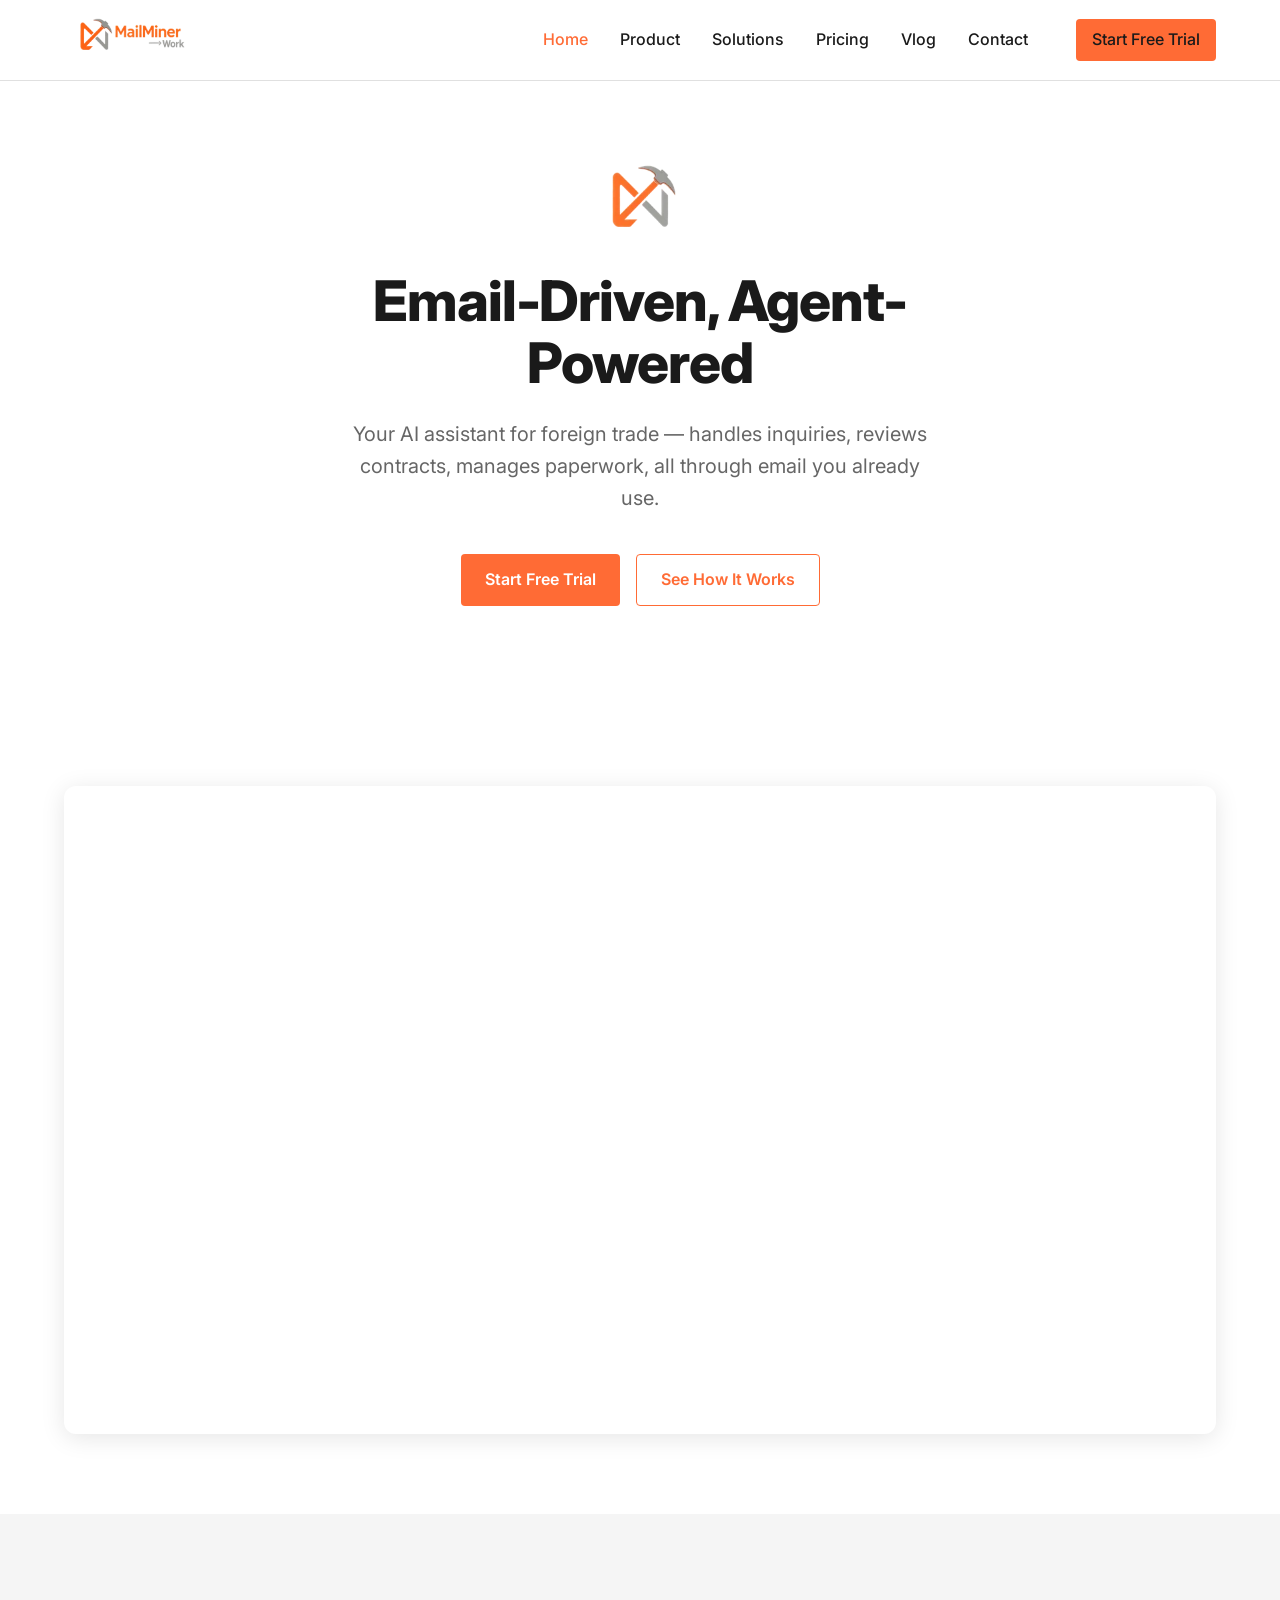
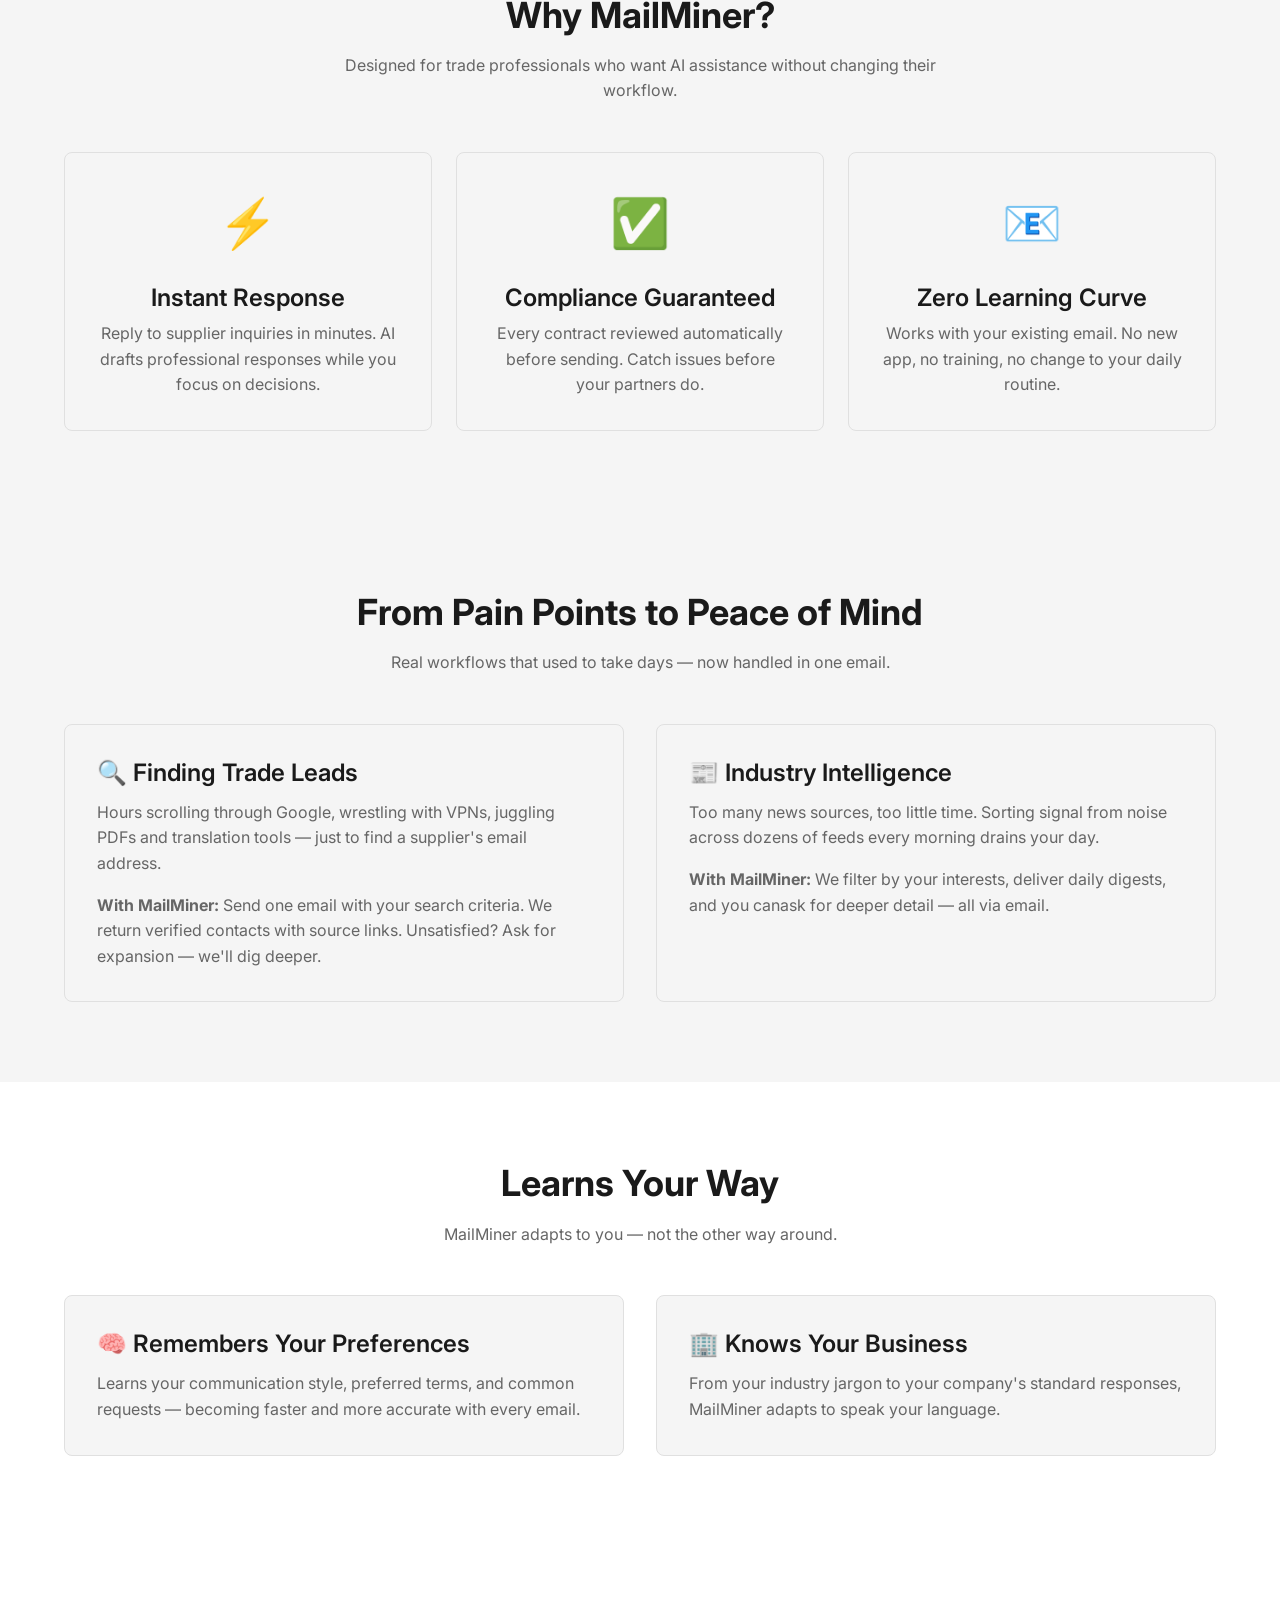
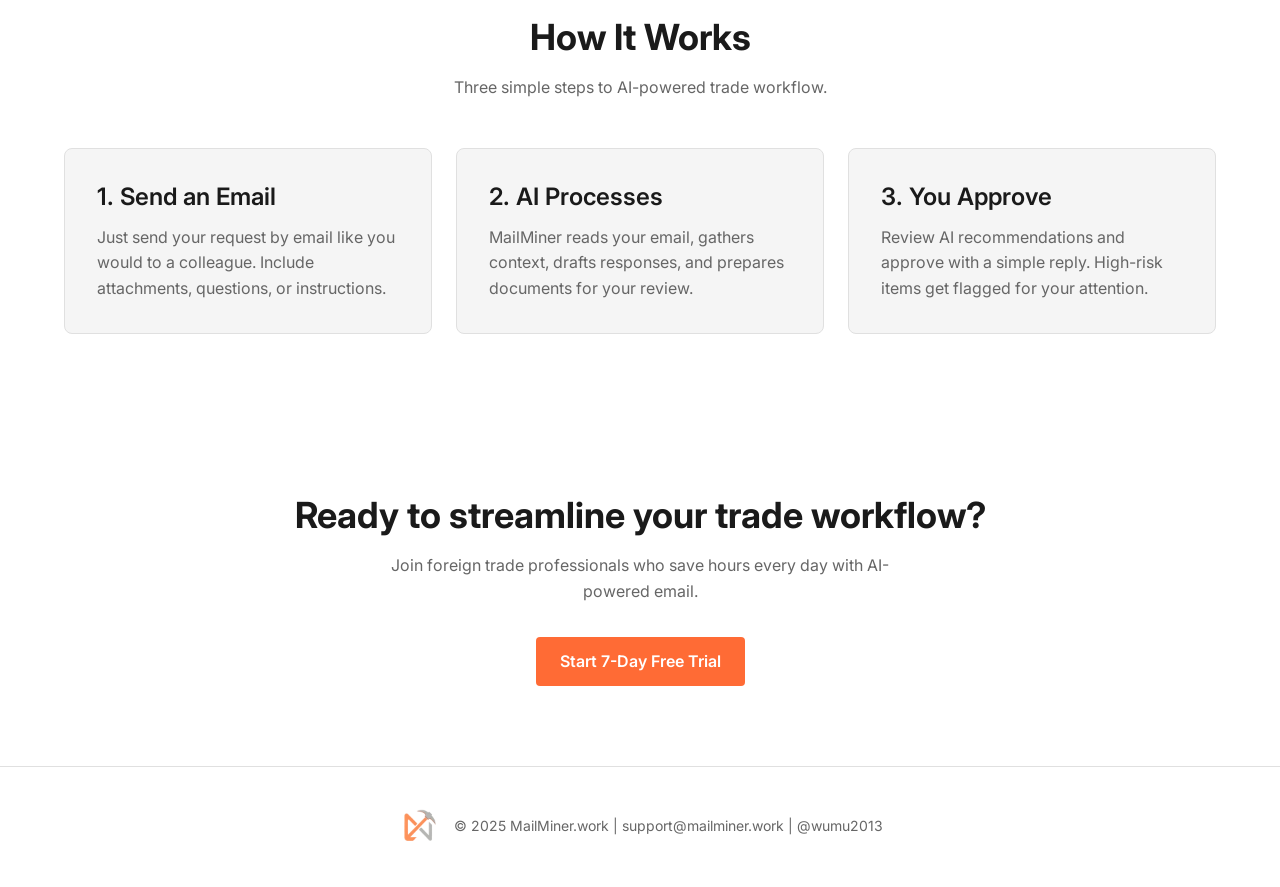
<file: index.html>
<!DOCTYPE html>
<html lang="en">
<head>
  <meta charset="UTF-8">
  <meta name="viewport" content="width=device-width, initial-scale=1.0">
  <title>MailMiner - AI-Powered Email for Global Trade</title>
  <meta name="description" content="Your AI assistant for foreign trade. Handles inquiries, reviews contracts, manages paperwork, all through email.">
  <link rel="icon" type="image/x-icon" href="/favicon.ico">
  <link rel="icon" type="image/png" href="/favicon.png">
  <link rel="stylesheet" href="assets/style.css">
  <link rel="preconnect" href="https://fonts.googleapis.com">
  <link rel="preconnect" href="https://fonts.gstatic.com" crossorigin>
  <link href="https://fonts.googleapis.com/css2?family=Inter:wght@400;500;600;700;800&display=swap" rel="stylesheet">
</head>
<body>
  <!-- Navigation -->
  <nav class="nav">
    <div class="container nav-inner">
      <a href="index.html" class="nav-logo">
        <img src="assets/logo.webp" alt="MailMiner">
      </a>
      <div class="nav-links">
        <a href="index.html" class="active">Home</a>
        <a href="product.html">Product</a>
        <a href="solutions.html">Solutions</a>
        <a href="pricing.html">Pricing</a>
        <a href="vlog.html">Vlog</a>
        <a href="contact.html">Contact</a>
        <a href="contact.html" class="btn btn-primary btn-sm nav-cta">Start Free Trial</a>
      </div>
    </div>
  </nav>

  <!-- Hero Section -->
  <section class="hero">
    <div class="container hero-content">
      <img src="assets/logo-icon.webp" alt="MailMiner" style="width: 80px; height: auto; margin-bottom: 24px; opacity: 0.9;">
      <h1>Email-Driven, Agent-Powered</h1>
      <p>Your AI assistant for foreign trade — handles inquiries, reviews contracts, manages paperwork, all through email you already use.</p>
      <div class="hero-cta">
        <a href="contact.html" class="btn btn-primary">Start Free Trial</a>
        <a href="product.html" class="btn btn-secondary">See How It Works</a>
      </div>
    </div>
  </section>

  <!-- Video Section -->
  <section class="section">
    <div class="container">
      <div class="video-wrapper">
        <iframe
          src="https://www.youtube.com/embed/nfQkexh7YFs"
          title="MailMiner Demo Video"
          frameborder="0"
          allow="accelerometer; autoplay; clipboard-write; encrypted-media; gyroscope; picture-in-picture; web-share"
          allowfullscreen>
        </iframe>
      </div>
    </div>
  </section>

  <!-- Value Props -->
  <section class="section value-props">
    <div class="container">
      <div class="section-header">
        <h2>Why MailMiner?</h2>
        <p>Designed for trade professionals who want AI assistance without changing their workflow.</p>
      </div>
      <div class="grid-3">
        <div class="card value-prop-card">
          <div class="card-icon">⚡</div>
          <h3>Instant Response</h3>
          <p>Reply to supplier inquiries in minutes. AI drafts professional responses while you focus on decisions.</p>
        </div>
        <div class="card value-prop-card">
          <div class="card-icon">✅</div>
          <h3>Compliance Guaranteed</h3>
          <p>Every contract reviewed automatically before sending. Catch issues before your partners do.</p>
        </div>
        <div class="card value-prop-card">
          <div class="card-icon">📧</div>
          <h3>Zero Learning Curve</h3>
          <p>Works with your existing email. No new app, no training, no change to your daily routine.</p>
        </div>
      </div>
    </div>
  </section>

  <!-- Pain Points -->
  <section class="section" style="background-color: var(--bg-card);">
    <div class="container">
      <div class="section-header">
        <h2>From Pain Points to Peace of Mind</h2>
        <p>Real workflows that used to take days — now handled in one email.</p>
      </div>
      <div class="grid-2" style="gap: 32px;">
        <div class="card">
          <h3>🔍 Finding Trade Leads</h3>
          <p style="color: var(--text-secondary); margin-bottom: 16px;">Hours scrolling through Google, wrestling with VPNs, juggling PDFs and translation tools — just to find a supplier's email address.</p>
          <p><strong>With MailMiner:</strong> Send one email with your search criteria. We return verified contacts with source links. Unsatisfied? Ask for expansion — we'll dig deeper.</p>
        </div>
        <div class="card">
          <h3>📰 Industry Intelligence</h3>
          <p style="color: var(--text-secondary); margin-bottom: 16px;">Too many news sources, too little time. Sorting signal from noise across dozens of feeds every morning drains your day.</p>
          <p><strong>With MailMiner:</strong> We filter by your interests, deliver daily digests, and you canask for deeper detail — all via email.</p>
        </div>
      </div>
    </div>
  </section>

  <!-- Learns Your Way -->
  <section class="section">
    <div class="container">
      <div class="section-header">
        <h2>Learns Your Way</h2>
        <p>MailMiner adapts to you — not the other way around.</p>
      </div>
      <div class="grid-2" style="gap: 32px;">
        <div class="card">
          <h3>🧠 Remembers Your Preferences</h3>
          <p>Learns your communication style, preferred terms, and common requests — becoming faster and more accurate with every email.</p>
        </div>
        <div class="card">
          <h3>🏢 Knows Your Business</h3>
          <p>From your industry jargon to your company's standard responses, MailMiner adapts to speak your language.</p>
        </div>
      </div>
    </div>
  </section>

  <!-- How It Works -->
  <section class="section">
    <div class="container">
      <div class="section-header">
        <h2>How It Works</h2>
        <p>Three simple steps to AI-powered trade workflow.</p>
      </div>
      <div class="grid-3">
        <div class="card">
          <h3>1. Send an Email</h3>
          <p>Just send your request by email like you would to a colleague. Include attachments, questions, or instructions.</p>
        </div>
        <div class="card">
          <h3>2. AI Processes</h3>
          <p>MailMiner reads your email, gathers context, drafts responses, and prepares documents for your review.</p>
        </div>
        <div class="card">
          <h3>3. You Approve</h3>
          <p>Review AI recommendations and approve with a simple reply. High-risk items get flagged for your attention.</p>
        </div>
      </div>
    </div>
  </section>

  <!-- CTA Section -->
  <section class="section" style="text-align: center;">
    <div class="container">
      <h2 style="margin-bottom: 16px;">Ready to streamline your trade workflow?</h2>
      <p style="margin-bottom: 32px; max-width: 500px; margin-left: auto; margin-right: auto;">Join foreign trade professionals who save hours every day with AI-powered email.</p>
      <a href="contact.html" class="btn btn-primary">Start 7-Day Free Trial</a>
    </div>
  </section>

  <!-- Footer -->
  <footer class="footer">
    <div class="container">
      <img src="assets/logo-icon.webp" alt="MailMiner" style="width: 40px; height: auto; opacity: 0.7; vertical-align: middle; margin-right: 12px;">
      <p style="display: inline;">© 2025 MailMiner.work | <a href="mailto:support@mailminer.work">support@mailminer.work</a> | <a href="https://x.com/wumu2013" target="_blank">@wumu2013</a></p>
    </div>
  <script>
!function(p){"use strict";!function(t){var s=window,e=document,i=p,c="".concat("https:"===e.location.protocol?"https://":"http://","sdk.51.la/js-sdk-pro.min.js"),n=e.createElement("script"),r=e.getElementsByTagName("script")[0];n.type="text/javascript",n.setAttribute("charset","UTF-8"),n.async=!0,n.src=c,n.id="LA_COLLECT",i.d=n;var o=function(){s.LA.ids.push(i)};s.LA?s.LA.ids&&o():(s.LA=p,s.LA.ids=[],o()),r.parentNode.insertBefore(n,r)}()}({id:"3Py2fVL3wqIiBLkM",ck:"3Py2fVL3wqIiBLkM"});
</script>
</body>
</html>
</file>
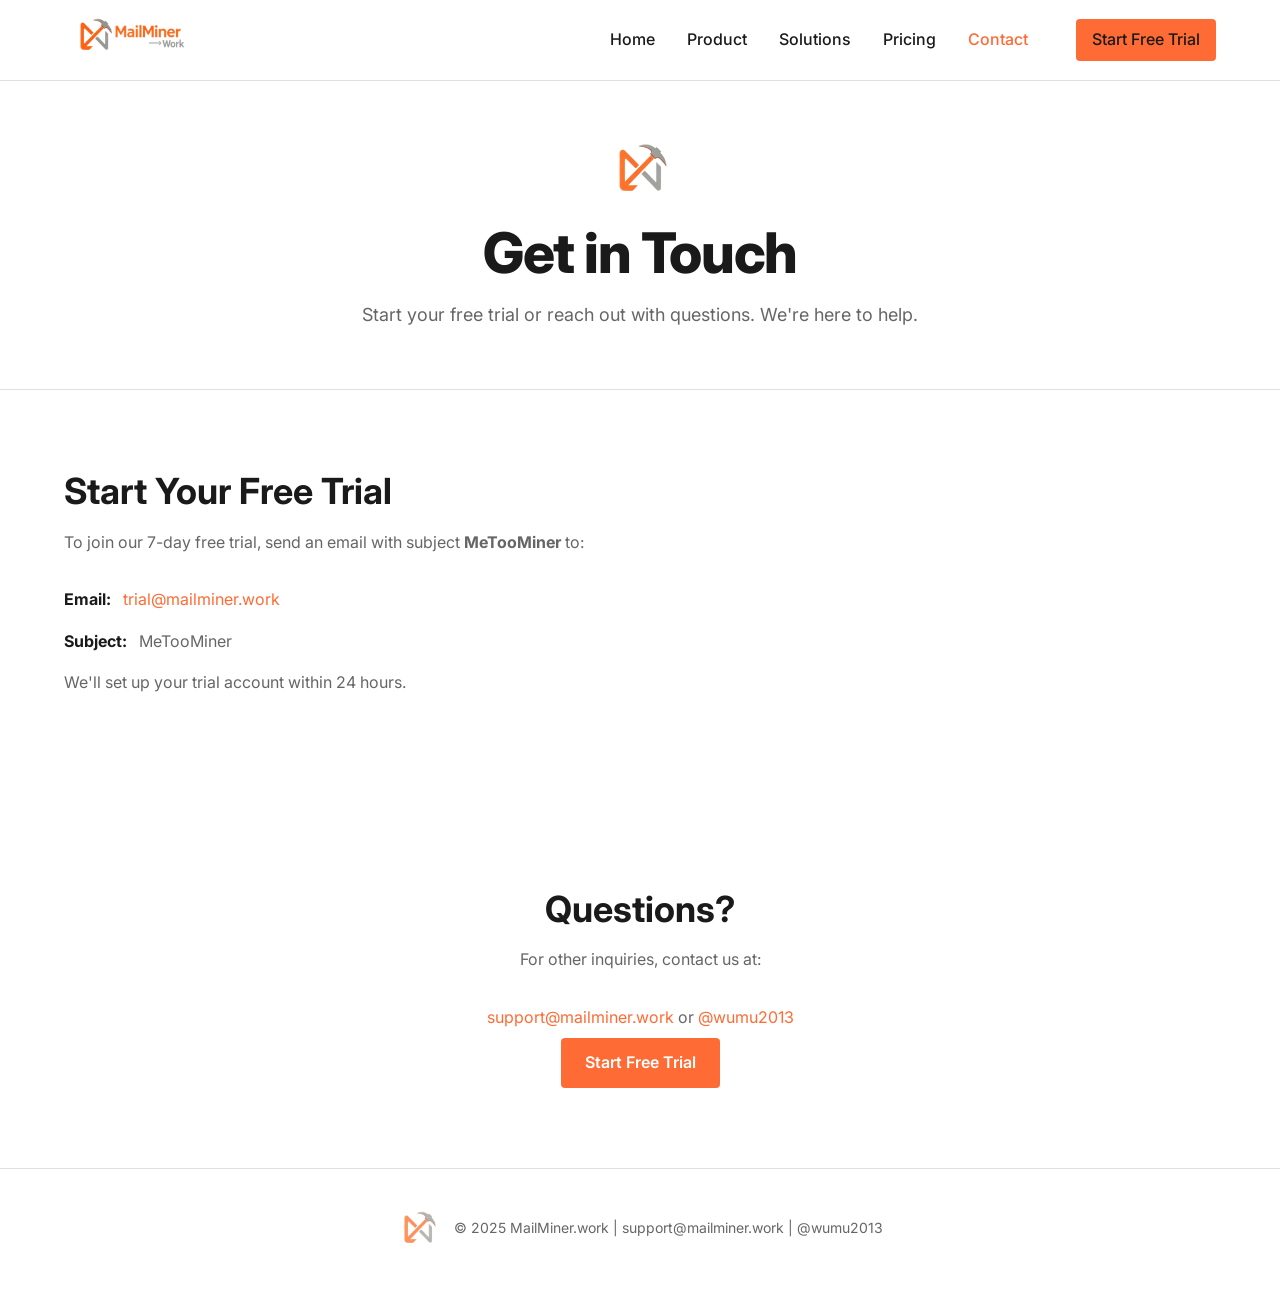
<file: contact.html>
<!DOCTYPE html>
<html lang="en">
<head>
  <meta charset="UTF-8">
  <meta name="viewport" content="width=device-width, initial-scale=1.0">
  <title>Contact - MailMiner</title>
  <meta name="description" content="Get in touch with MailMiner. Start your 7-day free trial or contact our team.">
  <link rel="icon" type="image/x-icon" href="/favicon.ico">
  <link rel="icon" type="image/png" href="/favicon.png">
  <link rel="stylesheet" href="assets/style.css">
  <link rel="preconnect" href="https://fonts.googleapis.com">
  <link rel="preconnect" href="https://fonts.gstatic.com" crossorigin>
  <link href="https://fonts.googleapis.com/css2?family=Inter:wght@400;500;600;700;800&display=swap" rel="stylesheet">
</head>
<body>
  <!-- Navigation -->
  <nav class="nav">
    <div class="container nav-inner">
      <a href="index.html" class="nav-logo">
        <img src="assets/logo.webp" alt="MailMiner">
      </a>
      <div class="nav-links">
        <a href="index.html">Home</a>
        <a href="product.html">Product</a>
        <a href="solutions.html">Solutions</a>
        <a href="pricing.html">Pricing</a>
        <a href="contact.html" class="active">Contact</a>
        <a href="contact.html" class="btn btn-primary btn-sm nav-cta">Start Free Trial</a>
      </div>
    </div>
  </nav>

  <!-- Page Header -->
  <header class="page-header">
    <div class="container">
      <img src="assets/logo-icon.webp" alt="MailMiner" style="width: 60px; height: auto; margin-bottom: 16px; opacity: 0.9;">
      <h1>Get in Touch</h1>
      <p>Start your free trial or reach out with questions. We're here to help.</p>
    </div>
  </header>

  <!-- Contact Section -->
  <section class="section">
    <div class="container">
      <div class="contact-grid">
        <!-- Contact Info -->
        <div class="contact-info">
          <h2>Start Your Free Trial</h2>
          <p>To join our 7-day free trial, send an email with subject <strong>MeTooMiner</strong> to:</p>

          <div class="contact-item">
            <strong>Email:</strong>
            <a href="mailto:trial@mailminer.work?subject=MeTooMiner">trial@mailminer.work</a>
          </div>

          <div class="contact-item">
            <strong>Subject:</strong>
            <span>MeTooMiner</span>
          </div>

          <p style="margin-top: 16px;">We'll set up your trial account within 24 hours.</p>
        </div>
      </div>
    </div>
  </section>

  <!-- CTA Section -->
  <section class="section" style="text-align: center;">
    <div class="container">
      <h2 style="margin-bottom: 16px;">Questions?</h2>
      <p style="margin-bottom: 32px;">For other inquiries, contact us at:</p>
      <p style="margin-bottom: 8px;">
        <a href="mailto:support@mailminer.work">support@mailminer.work</a>
        or
        <a href="https://x.com/wumu2013" target="_blank">@wumu2013</a>
      </p>
      <a href="mailto:trial@mailminer.work?subject=MeTooMiner" class="btn btn-primary">Start Free Trial</a>
    </div>
  </section>

  <!-- Footer -->
  <footer class="footer">
    <div class="container">
      <img src="assets/logo-icon.webp" alt="MailMiner" style="width: 40px; height: auto; opacity: 0.7; vertical-align: middle; margin-right: 12px;">
      <p style="display: inline;">© 2025 MailMiner.work | <a href="mailto:support@mailminer.work">support@mailminer.work</a> | <a href="https://x.com/wumu2013" target="_blank">@wumu2013</a></p>
    </div>
  <script>
!function(p){"use strict";!function(t){var s=window,e=document,i=p,c="".concat("https:"===e.location.protocol?"https://":"http://","sdk.51.la/js-sdk-pro.min.js"),n=e.createElement("script"),r=e.getElementsByTagName("script")[0];n.type="text/javascript",n.setAttribute("charset","UTF-8"),n.async=!0,n.src=c,n.id="LA_COLLECT",i.d=n;var o=function(){s.LA.ids.push(i)};s.LA?s.LA.ids&&o():(s.LA=p,s.LA.ids=[],o()),r.parentNode.insertBefore(n,r)}()}({id:"3Py2fVL3wqIiBLkM",ck:"3Py2fVL3wqIiBLkM"});
</script>
</body>
</html>
</file>
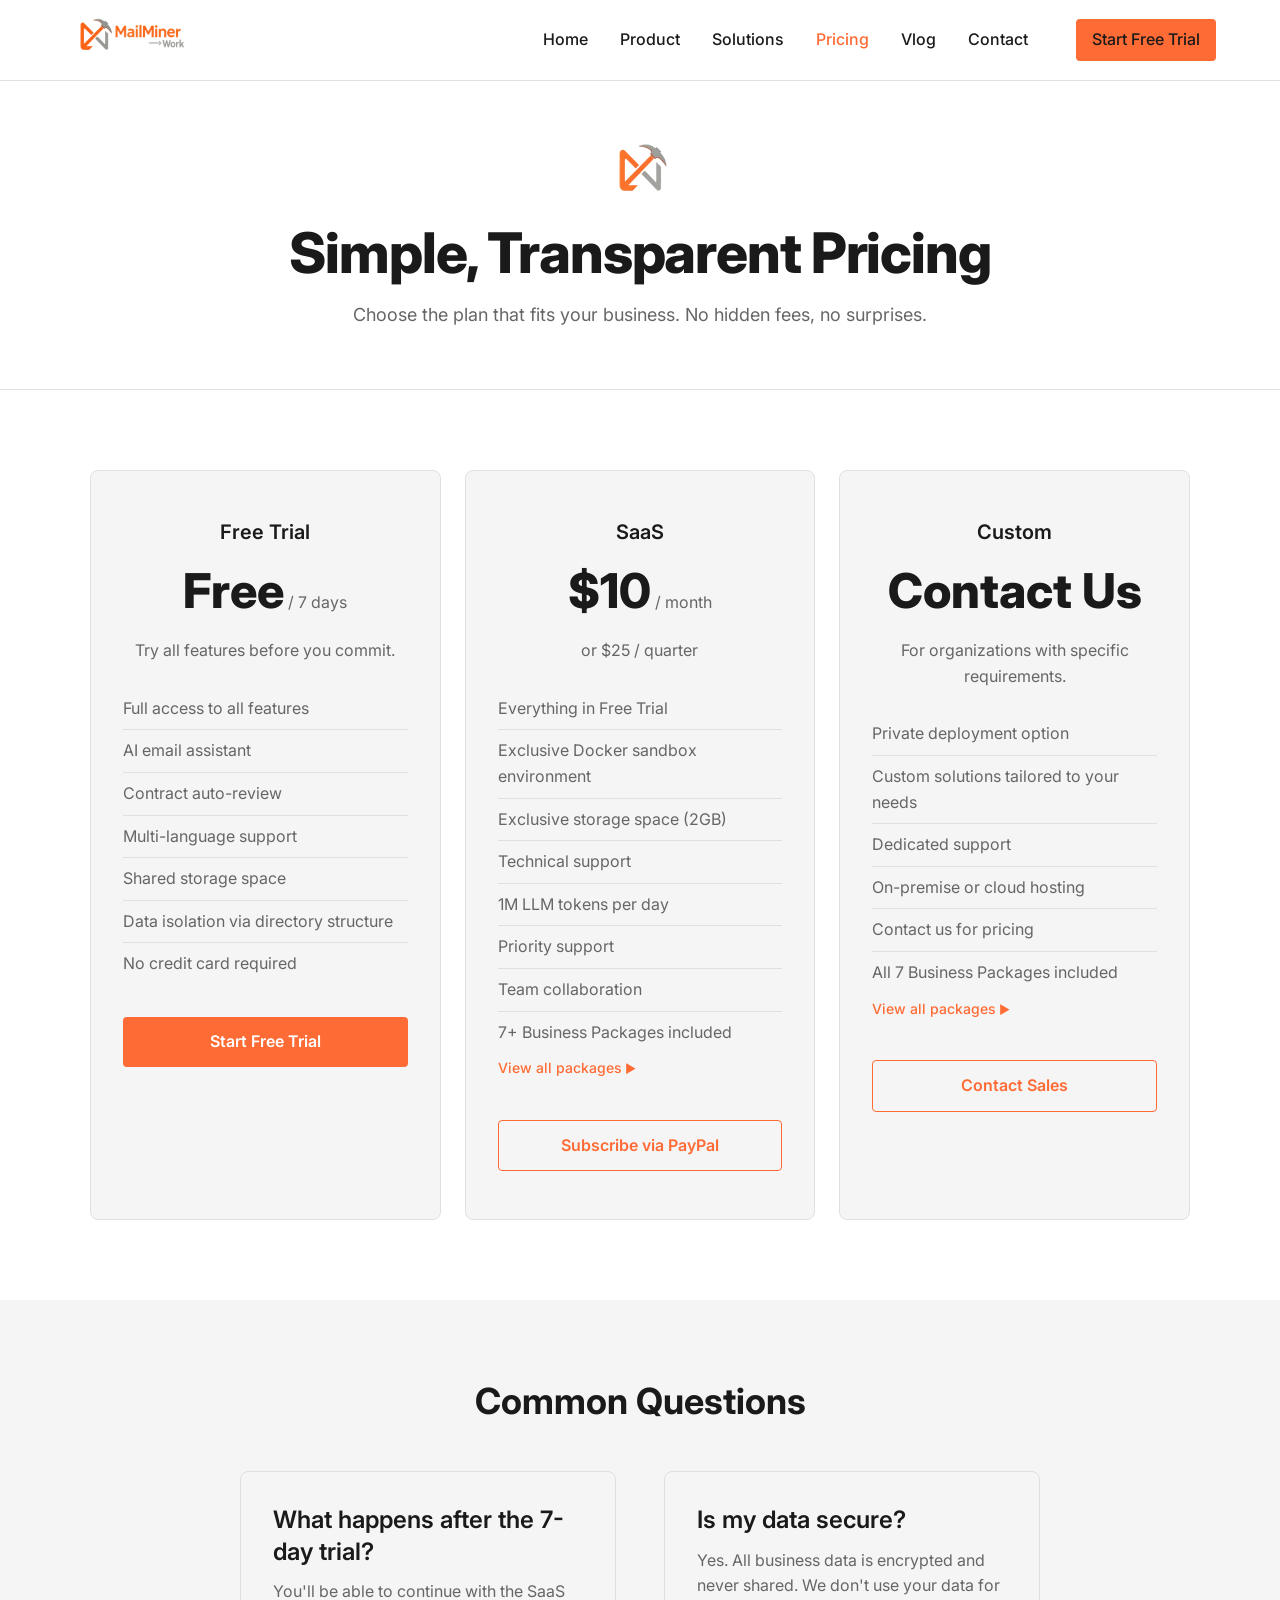
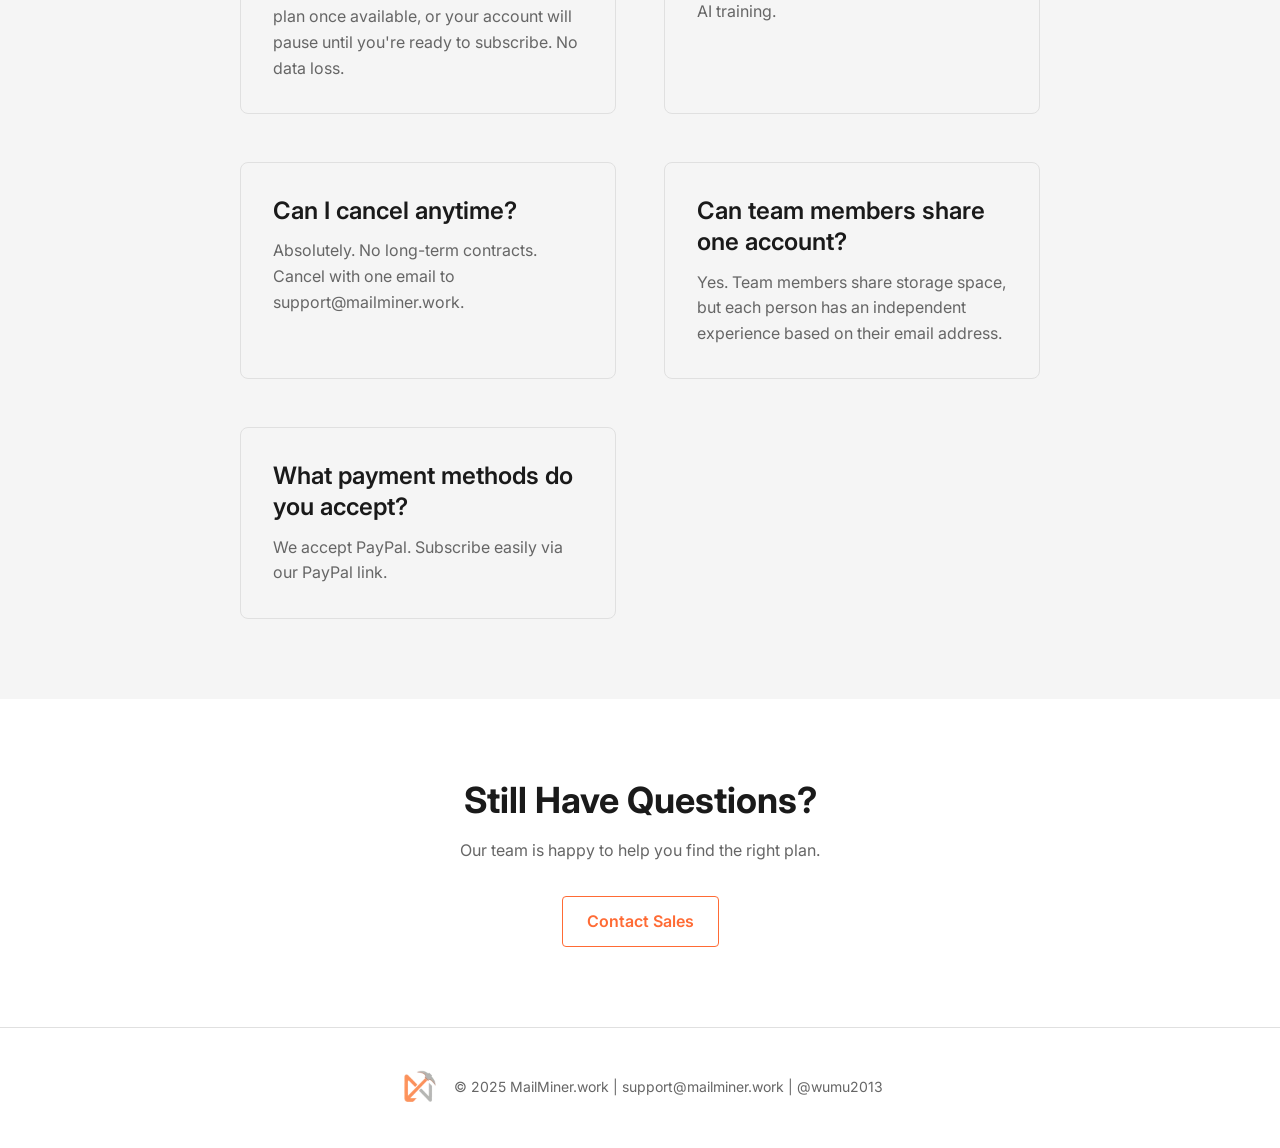
<file: pricing.html>
<!DOCTYPE html>
<html lang="en">
<head>
  <meta charset="UTF-8">
  <meta name="viewport" content="width=device-width, initial-scale=1.0">
  <title>Pricing - MailMiner</title>
  <meta name="description" content="Simple, transparent pricing for MailMiner AI-powered email for foreign trade.">
  <link rel="icon" type="image/x-icon" href="/favicon.ico">
  <link rel="icon" type="image/png" href="/favicon.png">
  <link rel="stylesheet" href="assets/style.css">
  <link rel="preconnect" href="https://fonts.googleapis.com">
  <link rel="preconnect" href="https://fonts.gstatic.com" crossorigin>
  <link href="https://fonts.googleapis.com/css2?family=Inter:wght@400;500;600;700;800&display=swap" rel="stylesheet">
</head>
<body>
  <!-- Navigation -->
  <nav class="nav">
    <div class="container nav-inner">
      <a href="index.html" class="nav-logo">
        <img src="assets/logo.webp" alt="MailMiner">
      </a>
      <div class="nav-links">
        <a href="index.html">Home</a>
        <a href="product.html">Product</a>
        <a href="solutions.html">Solutions</a>
        <a href="pricing.html" class="active">Pricing</a>
        <a href="vlog.html">Vlog</a>
        <a href="contact.html">Contact</a>
        <a href="contact.html" class="btn btn-primary btn-sm nav-cta">Start Free Trial</a>
      </div>
    </div>
  </nav>

  <!-- Page Header -->
  <header class="page-header">
    <div class="container">
      <img src="assets/logo-icon.webp" alt="MailMiner" style="width: 60px; height: auto; margin-bottom: 16px; opacity: 0.9;">
      <h1>Simple, Transparent Pricing</h1>
      <p>Choose the plan that fits your business. No hidden fees, no surprises.</p>
    </div>
  </header>

  <!-- Pricing Cards -->
  <section class="section">
    <div class="container">
      <div class="grid-3" style="max-width: 1100px; margin: 0 auto;">
        <!-- Free Trial -->
        <div class="card pricing-card">
          <h3>Free Trial</h3>
          <div class="price">Free<span> / 7 days</span></div>
          <p class="description">Try all features before you commit.</p>
          <ul>
            <li>Full access to all features</li>
            <li>AI email assistant</li>
            <li>Contract auto-review</li>
            <li>Multi-language support</li>
            <li>Shared storage space</li>
            <li>Data isolation via directory structure</li>
            <li>No credit card required</li>
          </ul>
          <a href="contact.html" class="btn btn-primary">Start Free Trial</a>
        </div>

        <!-- SaaS -->
        <div class="card pricing-card">
          <h3>SaaS</h3>
          <div class="price">$10<span> / month</span></div>
          <p class="description">or $25 / quarter</p>
          <ul>
            <li>Everything in Free Trial</li>
            <li>Exclusive Docker sandbox environment</li>
            <li>Exclusive storage space (2GB)</li>
            <li>Technical support</li>
            <li>1M LLM tokens per day</li>
            <li>Priority support</li>
            <li>Team collaboration</li>
            <li class="packages-toggle">
              7+ Business Packages included
              <details>
                <summary>View all packages</summary>
                <ul class="packages-list">
                  <li>外贸助手 (foreign-trade)</li>
                  <li>周报助手 (weekly-report)</li>
                  <li>留学申请助手 (overseas-study-apply)</li>
                  <li>海外购房助手 (overseas-property)</li>
                  <li>企业招聘助手 (hr-recruitment)</li>
                  <li>健康管家 (health-butler)</li>
                  <li>客服助手 (customer-service)</li>
                </ul>
              </details>
            </li>
          </ul>
          <a href="https://paypal.me/thefourthdream" class="btn btn-secondary">Subscribe via PayPal</a>
        </div>

        <!-- Custom -->
        <div class="card pricing-card">
          <h3>Custom</h3>
          <div class="price">Contact Us</div>
          <p class="description">For organizations with specific requirements.</p>
          <ul>
            <li>Private deployment option</li>
            <li>Custom solutions tailored to your needs</li>
            <li>Dedicated support</li>
            <li>On-premise or cloud hosting</li>
            <li>Contact us for pricing</li>
            <li class="packages-toggle">
              All 7 Business Packages included
              <details>
                <summary>View all packages</summary>
                <ul class="packages-list">
                  <li>外贸助手 (foreign-trade)</li>
                  <li>周报助手 (weekly-report)</li>
                  <li>留学申请助手 (overseas-study-apply)</li>
                  <li>海外购房助手 (overseas-property)</li>
                  <li>企业招聘助手 (hr-recruitment)</li>
                  <li>健康管家 (health-butler)</li>
                  <li>客服助手 (customer-service)</li>
                </ul>
              </details>
            </li>
          </ul>
          <a href="mailto:support@mailminer.work" class="btn btn-secondary">Contact Sales</a>
        </div>
      </div>
    </div>
  </section>

  <!-- FAQ -->
  <section class="section value-props">
    <div class="container">
      <div class="section-header">
        <h2>Common Questions</h2>
      </div>
      <div class="grid-2" style="max-width: 800px; margin: 0 auto; text-align: left;">
        <div class="card">
          <h3>What happens after the 7-day trial?</h3>
          <p>You'll be able to continue with the SaaS plan once available, or your account will pause until you're ready to subscribe. No data loss.</p>
        </div>
        <div class="card">
          <h3>Is my data secure?</h3>
          <p>Yes. All business data is encrypted and never shared. We don't use your data for AI training.</p>
        </div>
        <div class="card">
          <h3>Can I cancel anytime?</h3>
          <p>Absolutely. No long-term contracts. Cancel with one email to support@mailminer.work.</p>
        </div>
        <div class="card">
          <h3>Can team members share one account?</h3>
          <p>Yes. Team members share storage space, but each person has an independent experience based on their email address.</p>
        </div>
        <div class="card">
          <h3>What payment methods do you accept?</h3>
          <p>We accept PayPal. Subscribe easily via our PayPal link.</p>
        </div>
      </div>
    </div>
  </section>

  <!-- CTA -->
  <section class="section" style="text-align: center;">
    <div class="container">
      <h2 style="margin-bottom: 16px;">Still Have Questions?</h2>
      <p style="margin-bottom: 32px;">Our team is happy to help you find the right plan.</p>
      <a href="contact.html" class="btn btn-secondary">Contact Sales</a>
    </div>
  </section>

  <!-- Footer -->
  <footer class="footer">
    <div class="container">
      <img src="assets/logo-icon.webp" alt="MailMiner" style="width: 40px; height: auto; opacity: 0.7; vertical-align: middle; margin-right: 12px;">
      <p style="display: inline;">© 2025 MailMiner.work | <a href="mailto:support@mailminer.work">support@mailminer.work</a> | <a href="https://x.com/wumu2013" target="_blank">@wumu2013</a></p>
    </div>
  <script>
!function(p){"use strict";!function(t){var s=window,e=document,i=p,c="".concat("https:"===e.location.protocol?"https://":"http://","sdk.51.la/js-sdk-pro.min.js"),n=e.createElement("script"),r=e.getElementsByTagName("script")[0];n.type="text/javascript",n.setAttribute("charset","UTF-8"),n.async=!0,n.src=c,n.id="LA_COLLECT",i.d=n;var o=function(){s.LA.ids.push(i)};s.LA?s.LA.ids&&o():(s.LA=p,s.LA.ids=[],o()),r.parentNode.insertBefore(n,r)}()}({id:"3Py2fVL3wqIiBLkM",ck:"3Py2fVL3wqIiBLkM"});
</script>
</body>
</html>
</file>
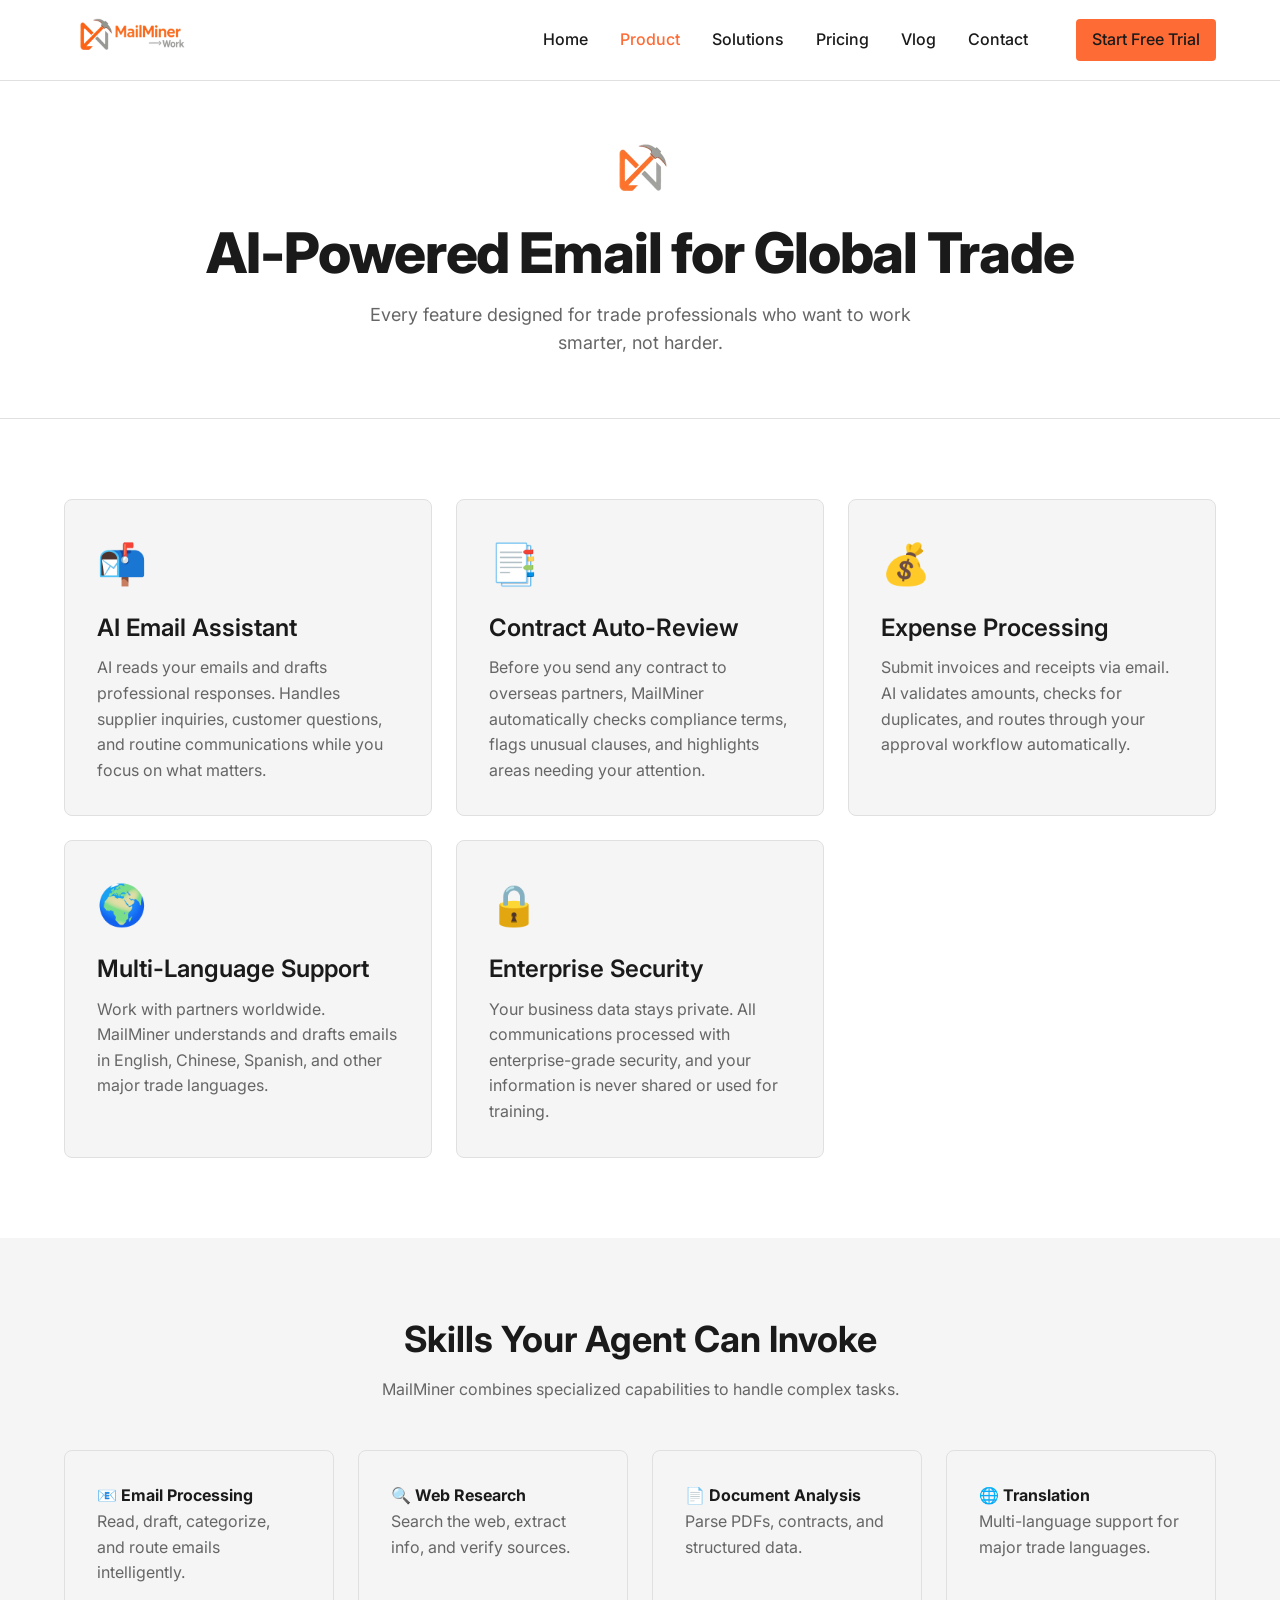
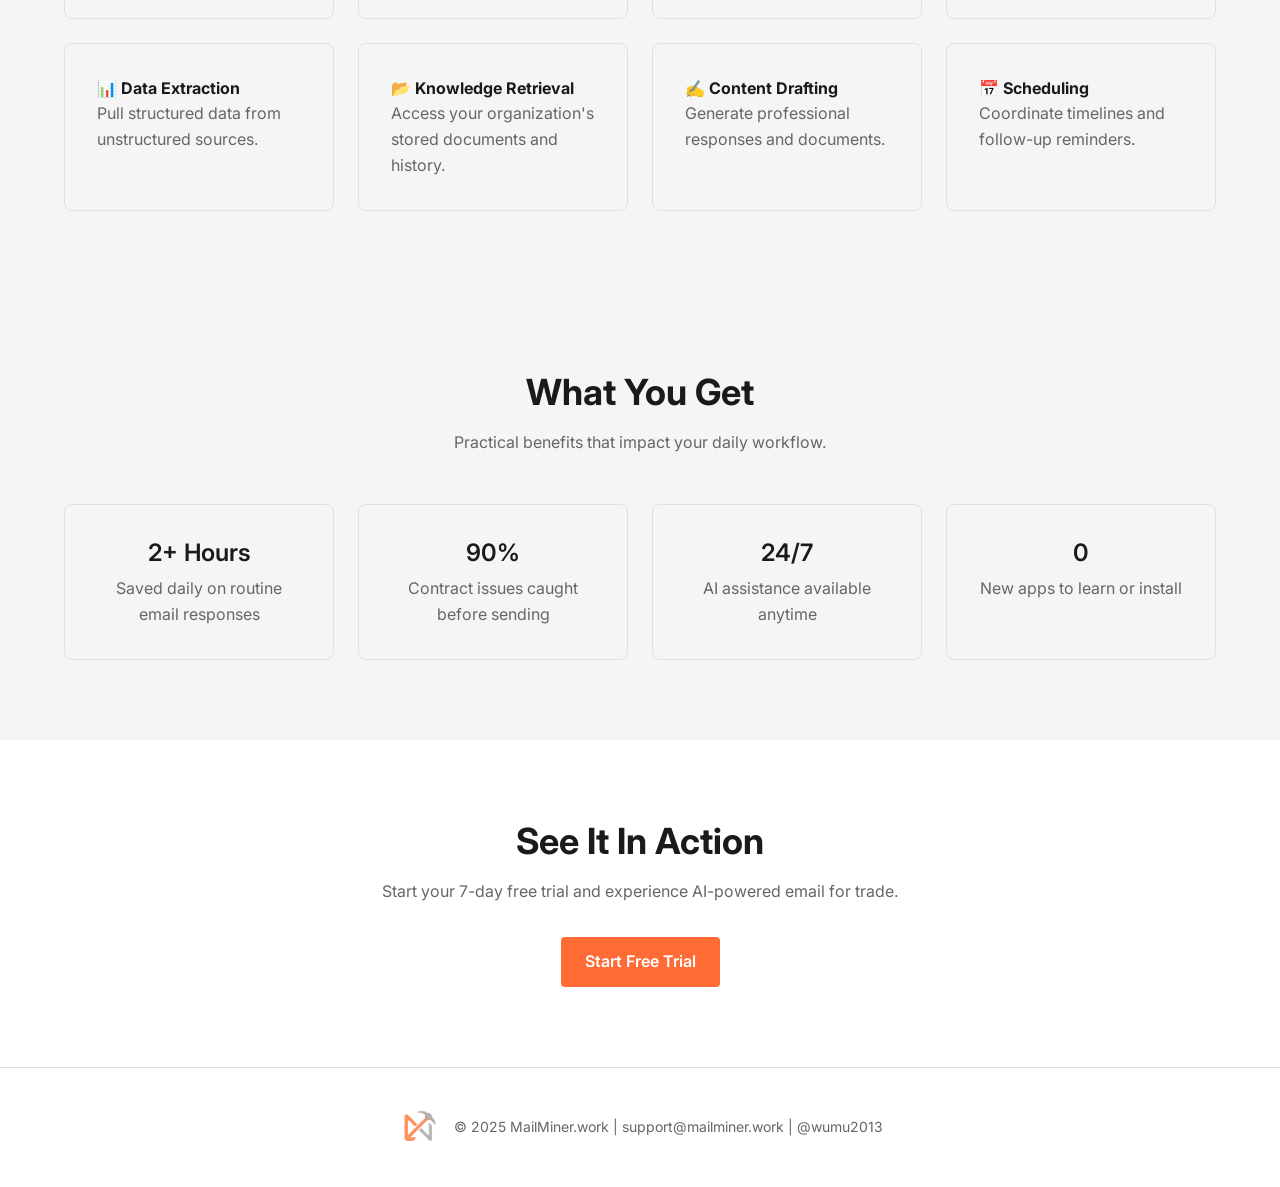
<file: product.html>
<!DOCTYPE html>
<html lang="en">
<head>
  <meta charset="UTF-8">
  <meta name="viewport" content="width=device-width, initial-scale=1.0">
  <title>Product - MailMiner</title>
  <meta name="description" content="Discover how MailMiner's AI-powered email features help foreign trade professionals work smarter.">
  <link rel="icon" type="image/x-icon" href="/favicon.ico">
  <link rel="icon" type="image/png" href="/favicon.png">
  <link rel="stylesheet" href="assets/style.css">
  <link rel="preconnect" href="https://fonts.googleapis.com">
  <link rel="preconnect" href="https://fonts.gstatic.com" crossorigin>
  <link href="https://fonts.googleapis.com/css2?family=Inter:wght@400;500;600;700;800&display=swap" rel="stylesheet">
</head>
<body>
  <!-- Navigation -->
  <nav class="nav">
    <div class="container nav-inner">
      <a href="index.html" class="nav-logo">
        <img src="assets/logo.webp" alt="MailMiner">
      </a>
      <div class="nav-links">
        <a href="index.html">Home</a>
        <a href="product.html" class="active">Product</a>
        <a href="solutions.html">Solutions</a>
        <a href="pricing.html">Pricing</a>
        <a href="vlog.html">Vlog</a>
        <a href="contact.html">Contact</a>
        <a href="contact.html" class="btn btn-primary btn-sm nav-cta">Start Free Trial</a>
      </div>
    </div>
  </nav>

  <!-- Page Header -->
  <header class="page-header">
    <div class="container">
      <img src="assets/logo-icon.webp" alt="MailMiner" style="width: 60px; height: auto; margin-bottom: 16px; opacity: 0.9;">
      <h1>AI-Powered Email for Global Trade</h1>
      <p>Every feature designed for trade professionals who want to work smarter, not harder.</p>
    </div>
  </header>

  <!-- Features -->
  <section class="section">
    <div class="container">
      <div class="grid-3">
        <div class="card">
          <div class="card-icon">📬</div>
          <h3>AI Email Assistant</h3>
          <p>AI reads your emails and drafts professional responses. Handles supplier inquiries, customer questions, and routine communications while you focus on what matters.</p>
        </div>
        <div class="card">
          <div class="card-icon">📑</div>
          <h3>Contract Auto-Review</h3>
          <p>Before you send any contract to overseas partners, MailMiner automatically checks compliance terms, flags unusual clauses, and highlights areas needing your attention.</p>
        </div>
        <div class="card">
          <div class="card-icon">💰</div>
          <h3>Expense Processing</h3>
          <p>Submit invoices and receipts via email. AI validates amounts, checks for duplicates, and routes through your approval workflow automatically.</p>
        </div>
        <div class="card">
          <div class="card-icon">🌍</div>
          <h3>Multi-Language Support</h3>
          <p>Work with partners worldwide. MailMiner understands and drafts emails in English, Chinese, Spanish, and other major trade languages.</p>
        </div>
        <div class="card">
          <div class="card-icon">🔒</div>
          <h3>Enterprise Security</h3>
          <p>Your business data stays private. All communications processed with enterprise-grade security, and your information is never shared or used for training.</p>
        </div>
      </div>
    </div>
  </section>

  <!-- Agent Skills -->
  <section class="section" style="background-color: var(--bg-card);">
    <div class="container">
      <div class="section-header">
        <h2>Skills Your Agent Can Invoke</h2>
        <p>MailMiner combines specialized capabilities to handle complex tasks.</p>
      </div>
      <div class="grid-4">
        <div class="card">
          <h4>📧 Email Processing</h4>
          <p>Read, draft, categorize, and route emails intelligently.</p>
        </div>
        <div class="card">
          <h4>🔍 Web Research</h4>
          <p>Search the web, extract info, and verify sources.</p>
        </div>
        <div class="card">
          <h4>📄 Document Analysis</h4>
          <p>Parse PDFs, contracts, and structured data.</p>
        </div>
        <div class="card">
          <h4>🌐 Translation</h4>
          <p>Multi-language support for major trade languages.</p>
        </div>
        <div class="card">
          <h4>📊 Data Extraction</h4>
          <p>Pull structured data from unstructured sources.</p>
        </div>
        <div class="card">
          <h4>📂 Knowledge Retrieval</h4>
          <p>Access your organization's stored documents and history.</p>
        </div>
        <div class="card">
          <h4>✍️ Content Drafting</h4>
          <p>Generate professional responses and documents.</p>
        </div>
        <div class="card">
          <h4>📅 Scheduling</h4>
          <p>Coordinate timelines and follow-up reminders.</p>
        </div>
      </div>
    </div>
  </section>

  <!-- Key Benefits -->
  <section class="section value-props">
    <div class="container">
      <div class="section-header">
        <h2>What You Get</h2>
        <p>Practical benefits that impact your daily workflow.</p>
      </div>
      <div class="grid-4">
        <div class="card value-prop-card">
          <h3>2+ Hours</h3>
          <p>Saved daily on routine email responses</p>
        </div>
        <div class="card value-prop-card">
          <h3>90%</h3>
          <p>Contract issues caught before sending</p>
        </div>
        <div class="card value-prop-card">
          <h3>24/7</h3>
          <p>AI assistance available anytime</p>
        </div>
        <div class="card value-prop-card">
          <h3>0</h3>
          <p>New apps to learn or install</p>
        </div>
      </div>
    </div>
  </section>

  <!-- CTA -->
  <section class="section" style="text-align: center;">
    <div class="container">
      <h2 style="margin-bottom: 16px;">See It In Action</h2>
      <p style="margin-bottom: 32px;">Start your 7-day free trial and experience AI-powered email for trade.</p>
      <a href="contact.html" class="btn btn-primary">Start Free Trial</a>
    </div>
  </section>

  <!-- Footer -->
  <footer class="footer">
    <div class="container">
      <img src="assets/logo-icon.webp" alt="MailMiner" style="width: 40px; height: auto; opacity: 0.7; vertical-align: middle; margin-right: 12px;">
      <p style="display: inline;">© 2025 MailMiner.work | <a href="mailto:support@mailminer.work">support@mailminer.work</a> | <a href="https://x.com/wumu2013" target="_blank">@wumu2013</a></p>
    </div>
  <script>
!function(p){"use strict";!function(t){var s=window,e=document,i=p,c="".concat("https:"===e.location.protocol?"https://":"http://","sdk.51.la/js-sdk-pro.min.js"),n=e.createElement("script"),r=e.getElementsByTagName("script")[0];n.type="text/javascript",n.setAttribute("charset","UTF-8"),n.async=!0,n.src=c,n.id="LA_COLLECT",i.d=n;var o=function(){s.LA.ids.push(i)};s.LA?s.LA.ids&&o():(s.LA=p,s.LA.ids=[],o()),r.parentNode.insertBefore(n,r)}()}({id:"3Py2fVL3wqIiBLkM",ck:"3Py2fVL3wqIiBLkM"});
</script>
</body>
</html>
</file>
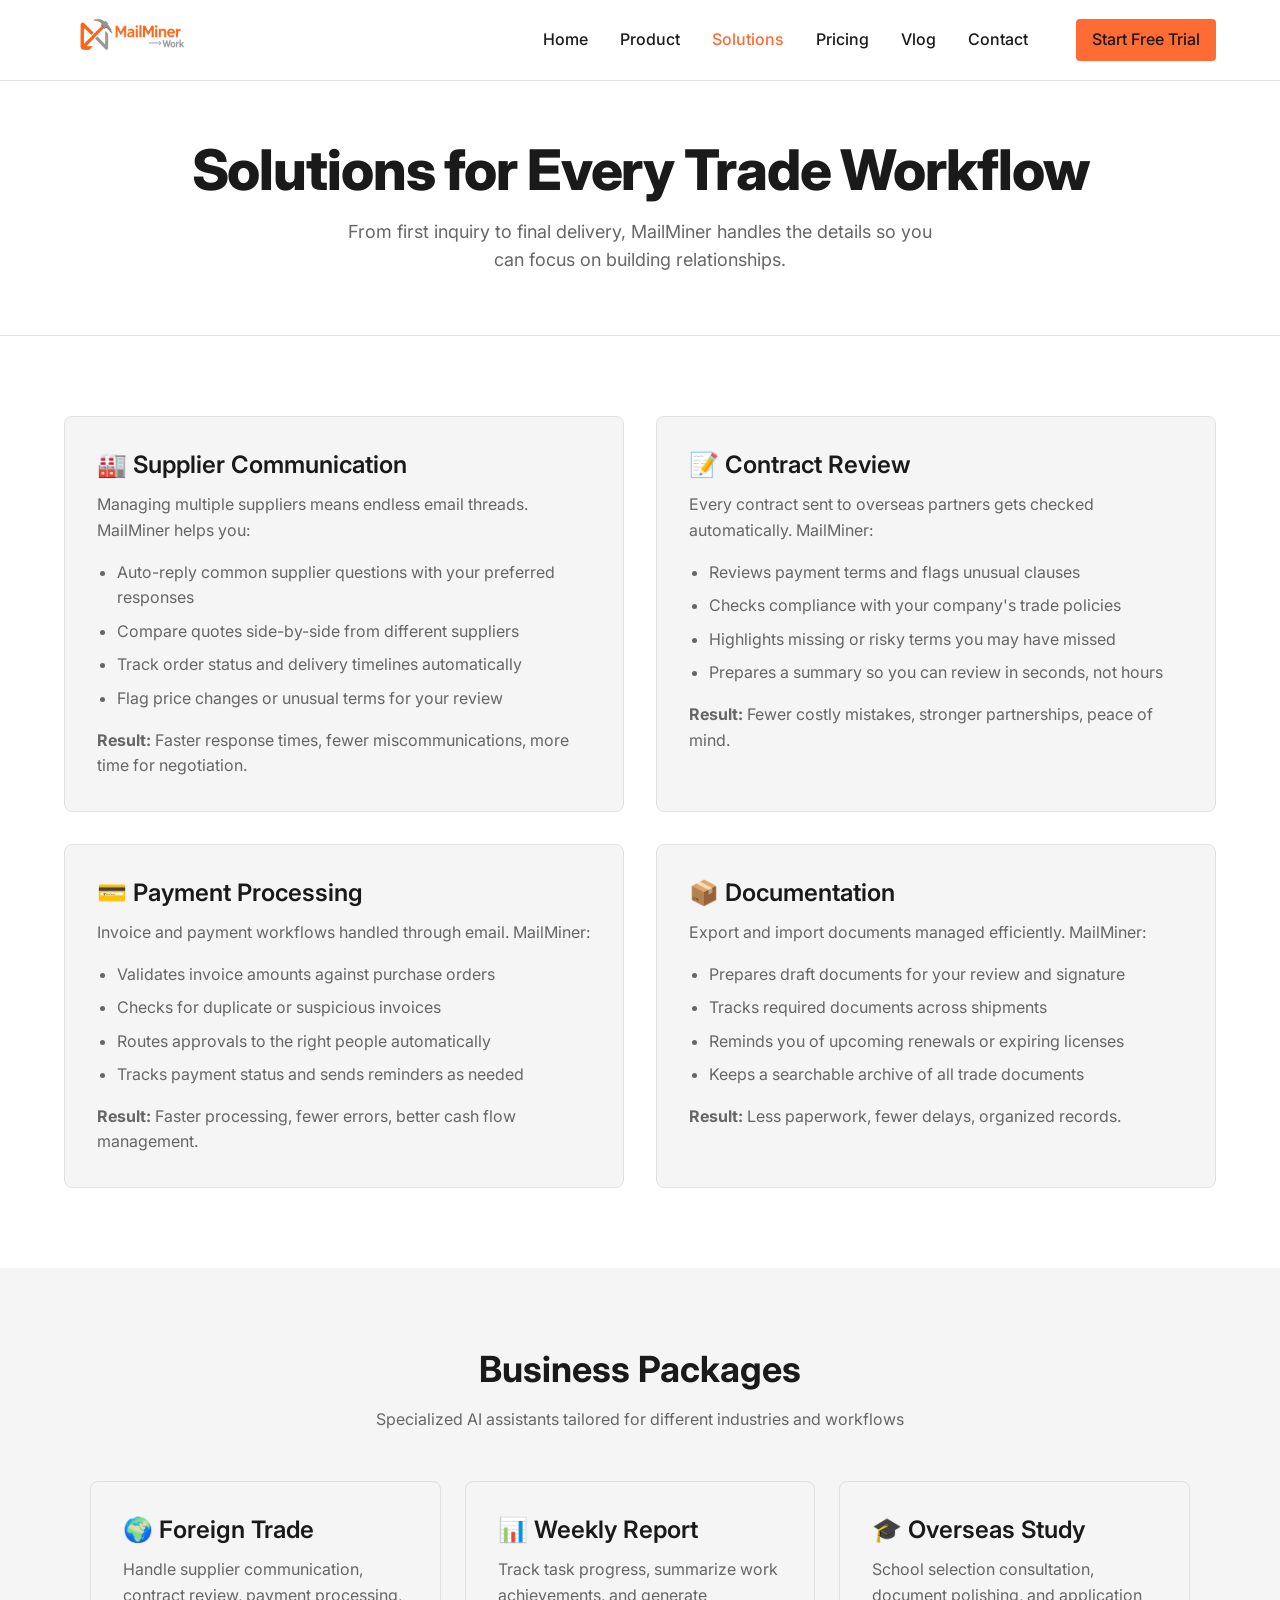
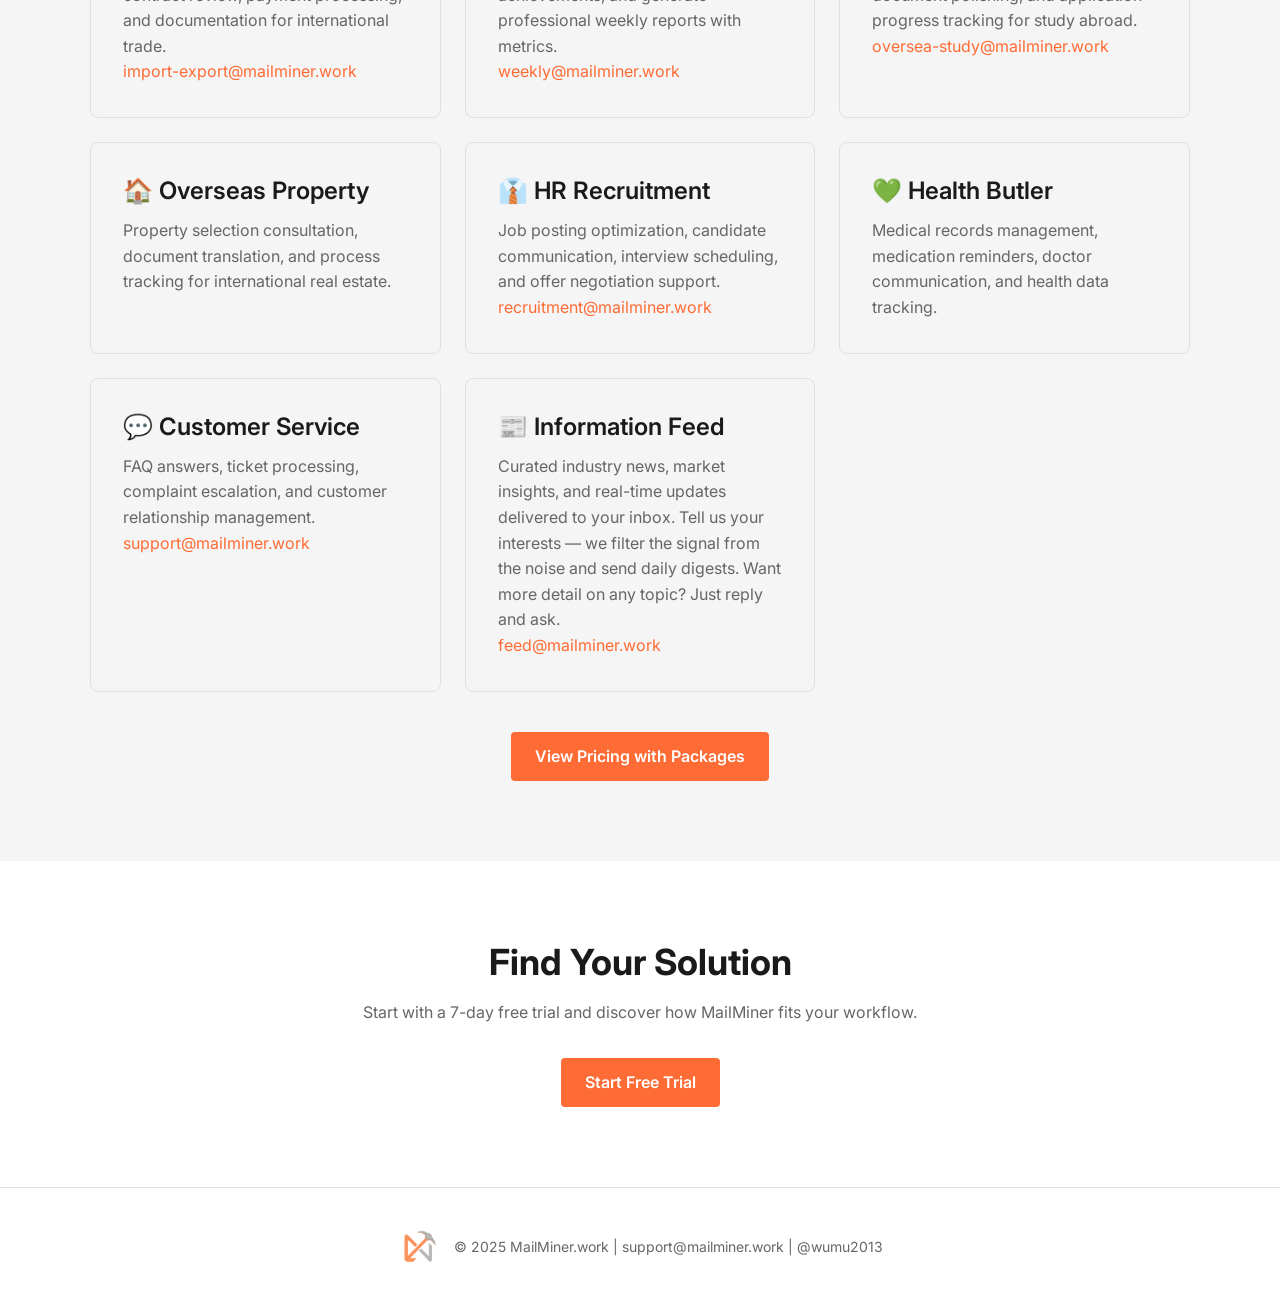
<file: solutions.html>
<!DOCTYPE html>
<html lang="en">
<head>
  <meta charset="UTF-8">
  <meta name="viewport" content="width=device-width, initial-scale=1.0">
  <title>Solutions - MailMiner</title>
  <meta name="description" content="MailMiner solutions for every foreign trade workflow: supplier communication, contract review, payment processing, and documentation.">
  <link rel="icon" type="image/x-icon" href="/favicon.ico">
  <link rel="icon" type="image/png" href="/favicon.png">
  <link rel="stylesheet" href="assets/style.css">
  <link rel="preconnect" href="https://fonts.googleapis.com">
  <link rel="preconnect" href="https://fonts.gstatic.com" crossorigin>
  <link href="https://fonts.googleapis.com/css2?family=Inter:wght@400;500;600;700;800&display=swap" rel="stylesheet">
</head>
<body>
  <!-- Navigation -->
  <nav class="nav">
    <div class="container nav-inner">
      <a href="index.html" class="nav-logo">
        <img src="assets/logo.webp" alt="MailMiner">
      </a>
      <div class="nav-links">
        <a href="index.html">Home</a>
        <a href="product.html">Product</a>
        <a href="solutions.html" class="active">Solutions</a>
        <a href="pricing.html">Pricing</a>
        <a href="vlog.html">Vlog</a>
        <a href="contact.html">Contact</a>
        <a href="contact.html" class="btn btn-primary btn-sm nav-cta">Start Free Trial</a>
      </div>
    </div>
  </nav>

  <!-- Page Header -->
  <header class="page-header">
    <div class="container">
      <h1>Solutions for Every Trade Workflow</h1>
      <p>From first inquiry to final delivery, MailMiner handles the details so you can focus on building relationships.</p>
    </div>
  </header>

  <!-- Solutions -->
  <section class="section">
    <div class="container">
      <div class="grid-2" style="gap: 32px;">
        <!-- Supplier Inquiries -->
        <div class="card solution-card">
          <h3>🏭 Supplier Communication</h3>
          <p>Managing multiple suppliers means endless email threads. MailMiner helps you:</p>
          <ul style="margin: 16px 0; padding-left: 20px;">
            <li style="list-style: disc; margin-bottom: 8px; color: var(--text-secondary);">Auto-reply common supplier questions with your preferred responses</li>
            <li style="list-style: disc; margin-bottom: 8px; color: var(--text-secondary);">Compare quotes side-by-side from different suppliers</li>
            <li style="list-style: disc; margin-bottom: 8px; color: var(--text-secondary);">Track order status and delivery timelines automatically</li>
            <li style="list-style: disc; color: var(--text-secondary);">Flag price changes or unusual terms for your review</li>
          </ul>
          <p><strong>Result:</strong> Faster response times, fewer miscommunications, more time for negotiation.</p>
        </div>

        <!-- Contract Review -->
        <div class="card solution-card">
          <h3>📝 Contract Review</h3>
          <p>Every contract sent to overseas partners gets checked automatically. MailMiner:</p>
          <ul style="margin: 16px 0; padding-left: 20px;">
            <li style="list-style: disc; margin-bottom: 8px; color: var(--text-secondary);">Reviews payment terms and flags unusual clauses</li>
            <li style="list-style: disc; margin-bottom: 8px; color: var(--text-secondary);">Checks compliance with your company's trade policies</li>
            <li style="list-style: disc; margin-bottom: 8px; color: var(--text-secondary);">Highlights missing or risky terms you may have missed</li>
            <li style="list-style: disc; color: var(--text-secondary);">Prepares a summary so you can review in seconds, not hours</li>
          </ul>
          <p><strong>Result:</strong> Fewer costly mistakes, stronger partnerships, peace of mind.</p>
        </div>

        <!-- Payment Processing -->
        <div class="card solution-card">
          <h3>💳 Payment Processing</h3>
          <p>Invoice and payment workflows handled through email. MailMiner:</p>
          <ul style="margin: 16px 0; padding-left: 20px;">
            <li style="list-style: disc; margin-bottom: 8px; color: var(--text-secondary);">Validates invoice amounts against purchase orders</li>
            <li style="list-style: disc; margin-bottom: 8px; color: var(--text-secondary);">Checks for duplicate or suspicious invoices</li>
            <li style="list-style: disc; margin-bottom: 8px; color: var(--text-secondary);">Routes approvals to the right people automatically</li>
            <li style="list-style: disc; color: var(--text-secondary);">Tracks payment status and sends reminders as needed</li>
          </ul>
          <p><strong>Result:</strong> Faster processing, fewer errors, better cash flow management.</p>
        </div>

        <!-- Documentation -->
        <div class="card solution-card">
          <h3>📦 Documentation</h3>
          <p>Export and import documents managed efficiently. MailMiner:</p>
          <ul style="margin: 16px 0; padding-left: 20px;">
            <li style="list-style: disc; margin-bottom: 8px; color: var(--text-secondary);">Prepares draft documents for your review and signature</li>
            <li style="list-style: disc; margin-bottom: 8px; color: var(--text-secondary);">Tracks required documents across shipments</li>
            <li style="list-style: disc; margin-bottom: 8px; color: var(--text-secondary);">Reminds you of upcoming renewals or expiring licenses</li>
            <li style="list-style: disc; color: var(--text-secondary);">Keeps a searchable archive of all trade documents</li>
          </ul>
          <p><strong>Result:</strong> Less paperwork, fewer delays, organized records.</p>
        </div>
      </div>
    </div>
  </section>

  <!-- Business Packages -->
  <section class="section" style="background-color: var(--bg-card);">
    <div class="container">
      <div class="section-header">
        <h2>Business Packages</h2>
        <p>Specialized AI assistants tailored for different industries and workflows</p>
      </div>
      <div class="grid-3" style="max-width: 1100px; margin: 0 auto;">
        <div class="card">
          <h3>🌍 Foreign Trade</h3>
          <p>Handle supplier communication, contract review, payment processing, and documentation for international trade.</p>
          <p><a href="mailto:import-export@mailminer.work">import-export@mailminer.work</a></p>
        </div>
        <div class="card">
          <h3>📊 Weekly Report</h3>
          <p>Track task progress, summarize work achievements, and generate professional weekly reports with metrics.</p>
          <p><a href="mailto:weekly@mailminer.work">weekly@mailminer.work</a></p>
        </div>
        <div class="card">
          <h3>🎓 Overseas Study</h3>
          <p>School selection consultation, document polishing, and application progress tracking for study abroad.</p>
          <p><a href="mailto:oversea-study@mailminer.work">oversea-study@mailminer.work</a></p>
        </div>
        <div class="card">
          <h3>🏠 Overseas Property</h3>
          <p>Property selection consultation, document translation, and process tracking for international real estate.</p>
        </div>
        <div class="card">
          <h3>👔 HR Recruitment</h3>
          <p>Job posting optimization, candidate communication, interview scheduling, and offer negotiation support.</p>
          <p><a href="mailto:recruitment@mailminer.work">recruitment@mailminer.work</a></p>
        </div>
        <div class="card">
          <h3>💚 Health Butler</h3>
          <p>Medical records management, medication reminders, doctor communication, and health data tracking.</p>
        </div>
        <div class="card">
          <h3>💬 Customer Service</h3>
          <p>FAQ answers, ticket processing, complaint escalation, and customer relationship management.</p>
          <p><a href="mailto:support@mailminer.work">support@mailminer.work</a></p>
        </div>
        <div class="card">
          <h3>📰 Information Feed</h3>
          <p>Curated industry news, market insights, and real-time updates delivered to your inbox. Tell us your interests — we filter the signal from the noise and send daily digests. Want more detail on any topic? Just reply and ask.</p>
          <p><a href="mailto:feed@mailminer.work">feed@mailminer.work</a></p>
        </div>
      </div>
      <div style="text-align: center; margin-top: 40px;">
        <a href="pricing.html" class="btn btn-primary">View Pricing with Packages</a>
      </div>
    </div>
  </section>

  <!-- CTA -->
  <section class="section" style="text-align: center;">
    <div class="container">
      <h2 style="margin-bottom: 16px;">Find Your Solution</h2>
      <p style="margin-bottom: 32px;">Start with a 7-day free trial and discover how MailMiner fits your workflow.</p>
      <a href="contact.html" class="btn btn-primary">Start Free Trial</a>
    </div>
  </section>

  <!-- Footer -->
  <footer class="footer">
    <div class="container">
      <img src="assets/logo-icon.webp" alt="MailMiner" style="width: 40px; height: auto; opacity: 0.7; vertical-align: middle; margin-right: 12px;">
      <p style="display: inline;">© 2025 MailMiner.work | <a href="mailto:support@mailminer.work">support@mailminer.work</a> | <a href="https://x.com/wumu2013" target="_blank">@wumu2013</a></p>
    </div>
  <script>
!function(p){"use strict";!function(t){var s=window,e=document,i=p,c="".concat("https:"===e.location.protocol?"https://":"http://","sdk.51.la/js-sdk-pro.min.js"),n=e.createElement("script"),r=e.getElementsByTagName("script")[0];n.type="text/javascript",n.setAttribute("charset","UTF-8"),n.async=!0,n.src=c,n.id="LA_COLLECT",i.d=n;var o=function(){s.LA.ids.push(i)};s.LA?s.LA.ids&&o():(s.LA=p,s.LA.ids=[],o()),r.parentNode.insertBefore(n,r)}()}({id:"3Py2fVL3wqIiBLkM",ck:"3Py2fVL3wqIiBLkM"});
</script>
</body>
</html>
</file>
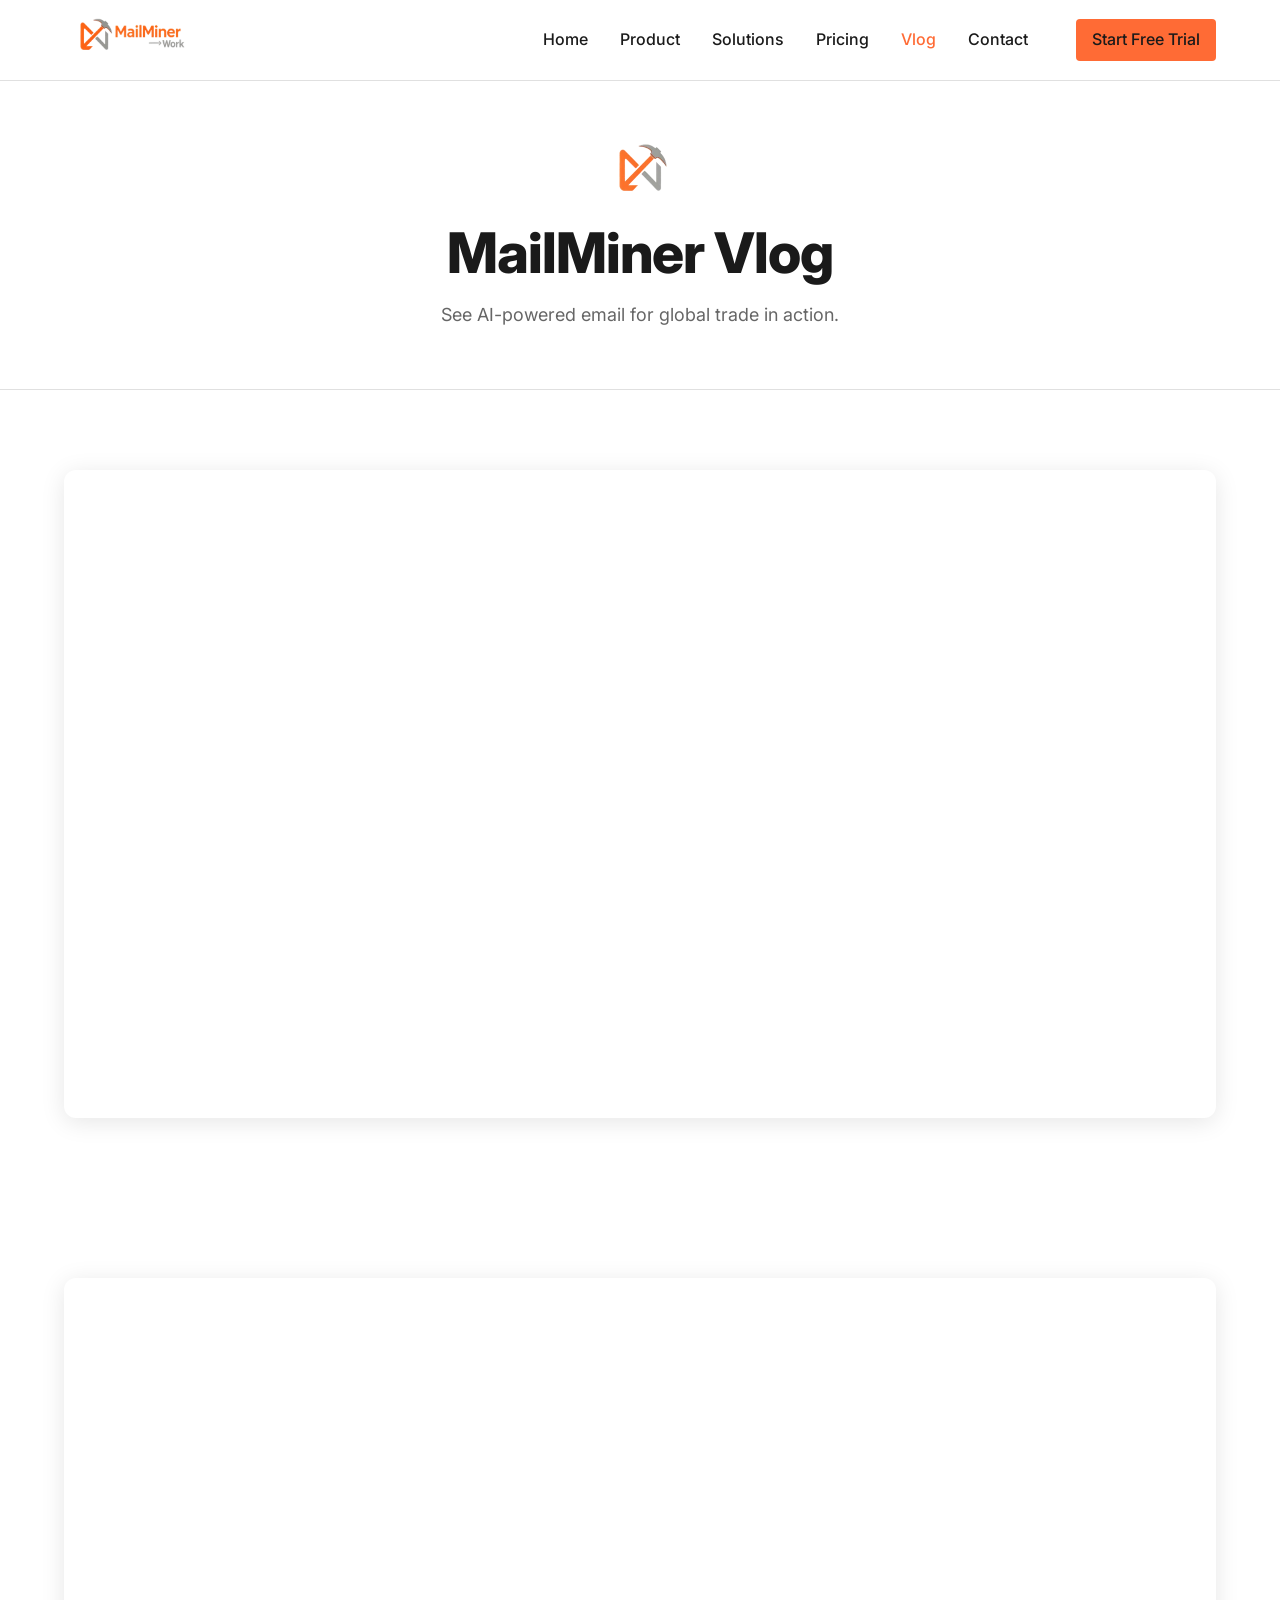
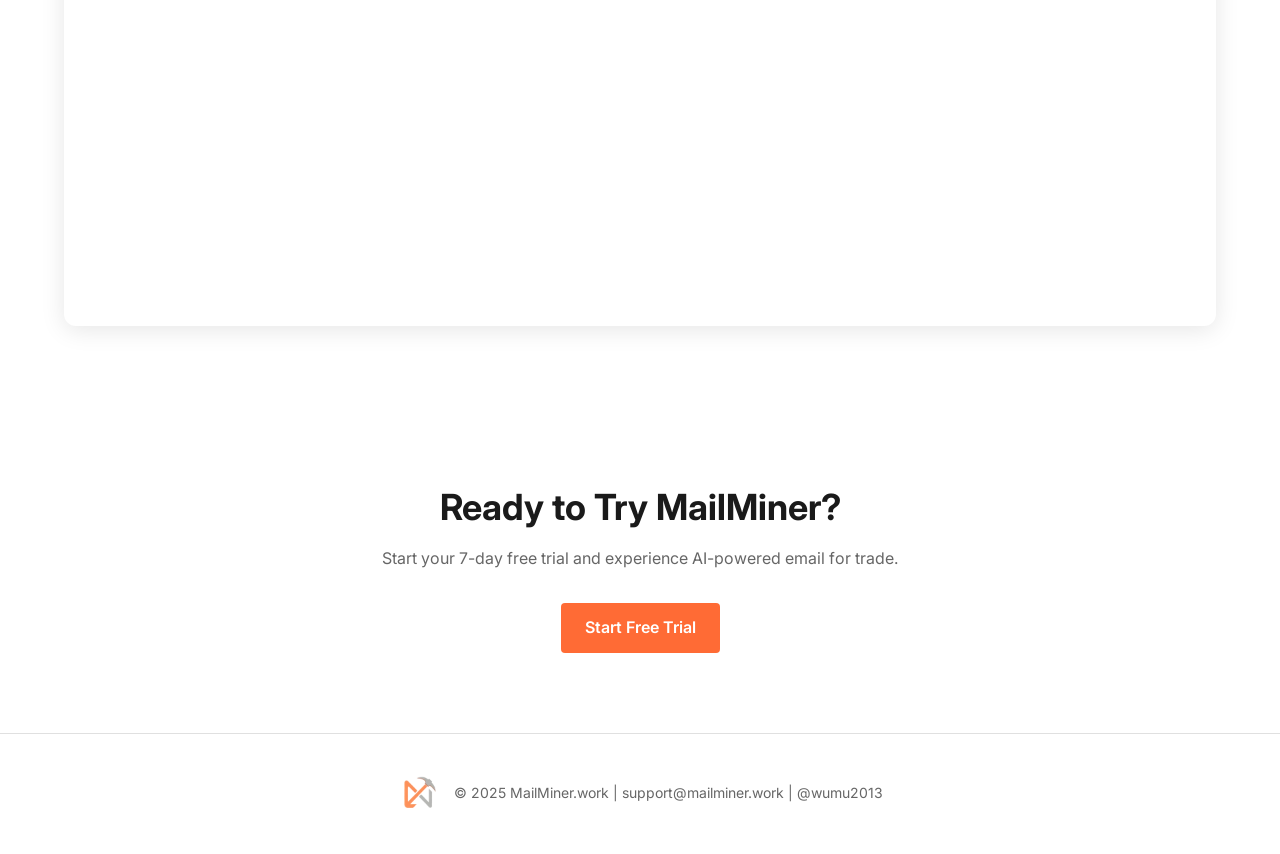
<file: vlog.html>
<!DOCTYPE html>
<html lang="en">
<head>
  <meta charset="UTF-8">
  <meta name="viewport" content="width=device-width, initial-scale=1.0">
  <title>Vlog - MailMiner</title>
  <meta name="description" content="MailMiner vlog - see AI-powered email for global trade in action.">
  <link rel="icon" type="image/x-icon" href="/favicon.ico">
  <link rel="icon" type="image/png" href="/favicon.png">
  <link rel="stylesheet" href="assets/style.css">
  <link rel="preconnect" href="https://fonts.googleapis.com">
  <link rel="preconnect" href="https://fonts.gstatic.com" crossorigin>
  <link href="https://fonts.googleapis.com/css2?family=Inter:wght@400;500;600;700;800&display=swap" rel="stylesheet">
</head>
<body>
  <!-- Navigation -->
  <nav class="nav">
    <div class="container nav-inner">
      <a href="index.html" class="nav-logo">
        <img src="assets/logo.webp" alt="MailMiner">
      </a>
      <div class="nav-links">
        <a href="index.html">Home</a>
        <a href="product.html">Product</a>
        <a href="solutions.html">Solutions</a>
        <a href="pricing.html">Pricing</a>
        <a href="vlog.html" class="active">Vlog</a>
        <a href="contact.html">Contact</a>
        <a href="contact.html" class="btn btn-primary btn-sm nav-cta">Start Free Trial</a>
      </div>
    </div>
  </nav>

  <!-- Page Header -->
  <header class="page-header">
    <div class="container">
      <img src="assets/logo-icon.webp" alt="MailMiner" style="width: 60px; height: auto; margin-bottom: 16px; opacity: 0.9;">
      <h1>MailMiner Vlog</h1>
      <p>See AI-powered email for global trade in action.</p>
    </div>
  </header>

  <!-- Video Section -->
  <section class="section">
    <div class="container">
      <div class="video-wrapper">
        <iframe
          src="https://www.youtube.com/embed/nfQkexh7YFs"
          title="MailMiner Demo Video"
          frameborder="0"
          allow="accelerometer; autoplay; clipboard-write; encrypted-media; gyroscope; picture-in-picture; web-share"
          allowfullscreen>
        </iframe>
      </div>
    </div>
  </section>

  <section class="section">
    <div class="container">
      <div class="video-wrapper">
        <iframe
          src="https://www.youtube.com/embed/Sd1GxrN_ysc"
          title="MailMiner Demo Video 2"
          frameborder="0"
          allow="accelerometer; autoplay; clipboard-write; encrypted-media; gyroscope; picture-in-picture; web-share"
          allowfullscreen>
        </iframe>
      </div>
    </div>
  </section>

  <!-- CTA -->
  <section class="section" style="text-align: center;">
    <div class="container">
      <h2 style="margin-bottom: 16px;">Ready to Try MailMiner?</h2>
      <p style="margin-bottom: 32px;">Start your 7-day free trial and experience AI-powered email for trade.</p>
      <a href="contact.html" class="btn btn-primary">Start Free Trial</a>
    </div>
  </section>

  <!-- Footer -->
  <footer class="footer">
    <div class="container">
      <img src="assets/logo-icon.webp" alt="MailMiner" style="width: 40px; height: auto; opacity: 0.7; vertical-align: middle; margin-right: 12px;">
      <p style="display: inline;">© 2025 MailMiner.work | <a href="mailto:support@mailminer.work">support@mailminer.work</a> | <a href="https://x.com/wumu2013" target="_blank">@wumu2013</a></p>
    </div>
  <script>
!function(p){"use strict";!function(t){var s=window,e=document,i=p,c="".concat("https:"===e.location.protocol?"https://":"http://","sdk.51.la/js-sdk-pro.min.js"),n=e.createElement("script"),r=e.getElementsByTagName("script")[0];n.type="text/javascript",n.setAttribute("charset","UTF-8"),n.async=!0,n.src=c,n.id="LA_COLLECT",i.d=n;var o=function(){s.LA.ids.push(i)};s.LA?s.LA.ids&&o():(s.LA=p,s.LA.ids=[],o()),r.parentNode.insertBefore(n,r)}()}({id:"3Py2fVL3wqIiBLkM",ck:"3Py2fVL3wqIiBLkM"});
</script>
</body>
</html>
</file>
<file: assets/style.css>
/* ========================================
   MailMiner Website Styles
   Light Mode + Dark Mode Support
   ======================================== */

/* CSS Custom Properties */
:root {
  /* Light Mode (Default) */
  --bg-primary: #FFFFFF;
  --bg-card: #F5F5F5;
  --text-primary: #1A1A1A;
  --text-secondary: #666666;
  --border: #E0E0E0;
  --primary: #FF6B35;
  --primary-dark: #E55A2B;

  /* Spacing */
  --container-width: 1200px;
  --section-padding: 80px 0;
  --card-padding: 32px;

  /* Typography */
  --font-family: 'Inter', -apple-system, BlinkMacSystemFont, 'Segoe UI', sans-serif;
  --font-size-h1: 56px;
  --font-size-h2: 36px;
  --font-size-h3: 24px;
  --font-size-body: 16px;
  --font-size-small: 14px;

  /* Effects */
  --transition-fast: 150ms ease;
  --transition-normal: 200ms ease;
  --border-radius: 8px;
  --border-radius-sm: 4px;
}

/* Dark Mode */
@media (prefers-color-scheme: dark) {
  :root {
    --bg-primary: #1A1A1A;
    --bg-card: #2D2D2D;
    --text-primary: #FFFFFF;
    --text-secondary: #B0B0B0;
    --border: #3D3D3D;
  }
}

/* ========================================
   Reset & Base
   ======================================== */

*, *::before, *::after {
  box-sizing: border-box;
  margin: 0;
  padding: 0;
}

html {
  scroll-behavior: smooth;
}

body {
  font-family: var(--font-family);
  font-size: var(--font-size-body);
  line-height: 1.6;
  color: var(--text-primary);
  background-color: var(--bg-primary);
  -webkit-font-smoothing: antialiased;
  -moz-osx-font-smoothing: grayscale;
}

a {
  color: var(--primary);
  text-decoration: none;
  transition: color var(--transition-fast);
}

a:hover {
  color: var(--primary-dark);
}

img {
  max-width: 100%;
  height: auto;
}

ul, ol {
  list-style: none;
}

/* ========================================
   Typography
   ======================================== */

h1 {
  font-size: var(--font-size-h1);
  font-weight: 800;
  line-height: 1.1;
  letter-spacing: -0.02em;
}

h2 {
  font-size: var(--font-size-h2);
  font-weight: 700;
  line-height: 1.2;
}

h3 {
  font-size: var(--font-size-h3);
  font-weight: 600;
  line-height: 1.3;
}

p {
  color: var(--text-secondary);
}

.text-secondary {
  color: var(--text-secondary);
}

.text-primary {
  color: var(--primary);
}

/* ========================================
   Layout
   ======================================== */

.container {
  max-width: var(--container-width);
  margin: 0 auto;
  padding: 0 24px;
}

.section {
  padding: var(--section-padding);
}

.section-header {
  text-align: center;
  margin-bottom: 48px;
}

.section-header h2 {
  margin-bottom: 16px;
}

.section-header p {
  max-width: 600px;
  margin: 0 auto;
}

/* ========================================
   Navigation
   ======================================== */

.nav {
  position: fixed;
  top: 0;
  left: 0;
  right: 0;
  z-index: 1000;
  border-bottom: 1px solid var(--border);
  padding: 16px 0;
}

@media (prefers-color-scheme: dark) {
  .nav {
    background-color: transparent;
  }
}

.nav-inner {
  display: flex;
  align-items: center;
  justify-content: space-between;
}

.nav-logo img {
  height: 40px;
  width: auto;
}

.nav-links {
  display: flex;
  align-items: center;
  gap: 32px;
}

.nav-links a {
  color: var(--text-primary);
  font-size: var(--font-size-body);
  font-weight: 500;
  transition: color var(--transition-fast);
}

.nav-links a:hover,
.nav-links a.active {
  color: var(--primary);
}

.nav-cta {
  margin-left: 16px;
}

/* ========================================
   Buttons
   ======================================== */

.btn {
  display: inline-flex;
  align-items: center;
  justify-content: center;
  gap: 8px;
  padding: 12px 24px;
  font-size: var(--font-size-body);
  font-weight: 600;
  border-radius: var(--border-radius-sm);
  border: none;
  cursor: pointer;
  transition: all var(--transition-fast);
  text-decoration: none;
}

.btn-primary {
  background-color: var(--primary);
  color: #FFFFFF;
}

.btn-primary:hover {
  background-color: var(--primary-dark);
  transform: scale(1.02);
  color: #FFFFFF;
}

.btn-secondary {
  background-color: transparent;
  color: var(--primary);
  border: 1px solid var(--primary);
}

.btn-secondary:hover {
  background-color: var(--primary);
  color: #FFFFFF;
}

.btn-sm {
  padding: 8px 16px;
  font-size: var(--font-size-small);
}

/* ========================================
   Cards
   ======================================== */

.card {
  background-color: var(--bg-card);
  border: 1px solid var(--border);
  border-radius: var(--border-radius);
  padding: var(--card-padding);
  transition: border-color var(--transition-normal);
}

.card:hover {
  border-color: var(--primary);
}

.card-icon {
  font-size: 40px;
  margin-bottom: 16px;
}

.card h3 {
  margin-bottom: 12px;
}

.card p {
  font-size: var(--font-size-body);
}

/* ========================================
   Grid Layouts
   ======================================== */

.grid-3 {
  display: grid;
  grid-template-columns: repeat(3, 1fr);
  gap: 24px;
}

.grid-4 {
  display: grid;
  grid-template-columns: repeat(4, 1fr);
  gap: 24px;
}

.grid-2 {
  display: grid;
  grid-template-columns: repeat(2, 1fr);
  gap: 48px;
}

@media (max-width: 968px) {
  .grid-3, .grid-4 {
    grid-template-columns: repeat(2, 1fr);
  }
}

@media (max-width: 640px) {
  .grid-3, .grid-4, .grid-2 {
    grid-template-columns: 1fr;
  }
}

/* ========================================
   Hero Section
   ======================================== */

.hero {
  padding: 160px 0 100px;
  text-align: center;
}

.hero-content {
  max-width: 800px;
  margin: 0 auto;
}

.hero h1 {
  margin-bottom: 24px;
}

.hero p {
  font-size: 20px;
  margin-bottom: 40px;
  max-width: 600px;
  margin-left: auto;
  margin-right: auto;
}

.hero-cta {
  display: flex;
  gap: 16px;
  justify-content: center;
}

/* ========================================
   Value Props / Features
   ======================================== */

.value-props {
  background-color: var(--bg-card);
}

.value-prop-card {
  text-align: center;
}

.value-prop-card .card-icon {
  font-size: 48px;
  margin-bottom: 20px;
}

.value-prop-card h3 {
  margin-bottom: 8px;
}

/* ========================================
   Page Header
   ======================================== */

.page-header {
  padding: 140px 0 60px;
  text-align: center;
  border-bottom: 1px solid var(--border);
}

.page-header h1 {
  margin-bottom: 16px;
}

.page-header p {
  max-width: 600px;
  margin: 0 auto;
  font-size: 18px;
}

/* ========================================
   Forms
   ======================================== */

.form-group {
  margin-bottom: 20px;
}

.form-group label {
  display: block;
  margin-bottom: 8px;
  font-weight: 500;
}

.form-group input,
.form-group textarea {
  width: 100%;
  padding: 12px 16px;
  font-size: var(--font-size-body);
  font-family: var(--font-family);
  background-color: var(--bg-primary);
  border: 1px solid var(--border);
  border-radius: var(--border-radius-sm);
  color: var(--text-primary);
  transition: border-color var(--transition-fast);
}

.form-group input:focus,
.form-group textarea:focus {
  outline: none;
  border-color: var(--primary);
}

.form-group textarea {
  min-height: 120px;
  resize: vertical;
}

/* ========================================
   Pricing Cards
   ======================================== */

.pricing-card {
  text-align: center;
  padding: 48px 32px;
}

.pricing-card h3 {
  font-size: 20px;
  margin-bottom: 8px;
}

.pricing-card .price {
  font-size: 48px;
  font-weight: 800;
  color: var(--text-primary);
  margin-bottom: 8px;
}

.pricing-card .price span {
  font-size: 16px;
  font-weight: 400;
  color: var(--text-secondary);
}

.pricing-card .description {
  margin-bottom: 24px;
  color: var(--text-secondary);
}

.pricing-card ul {
  text-align: left;
  margin-bottom: 32px;
}

.pricing-card li {
  padding: 8px 0;
  border-bottom: 1px solid var(--border);
  color: var(--text-secondary);
}

.pricing-card li:last-child {
  border-bottom: none;
}

.pricing-card .btn {
  width: 100%;
}

/* ========================================
   Business Packages Toggle
   ======================================== */

.packages-toggle {
  border-bottom: none !important;
}

.packages-toggle details {
  margin-top: 12px;
  font-size: 14px;
}

.packages-toggle summary {
  cursor: pointer;
  color: var(--primary);
  font-weight: 500;
  list-style: none;
}

.packages-toggle summary::-webkit-details-marker {
  display: none;
}

.packages-toggle summary::after {
  content: " ▶";
  font-size: 12px;
  transition: transform var(--transition-fast);
}

.packages-toggle details[open] summary::after {
  content: " ▼";
}

.packages-list {
  margin-top: 12px;
  padding-left: 0;
  background-color: var(--bg-primary);
  border-radius: var(--border-radius-sm);
  border: 1px solid var(--border);
  overflow: hidden;
}

.packages-list li {
  padding: 10px 16px !important;
  border-bottom: 1px solid var(--border) !important;
  font-size: 14px;
  color: var(--text-secondary);
}

.packages-list li:last-child {
  border-bottom: none !important;
}

/* ========================================
   Footer
   ======================================== */

.footer {
  padding: 40px 0;
  border-top: 1px solid var(--border);
  text-align: center;
  color: var(--text-secondary);
  font-size: var(--font-size-small);
}

.footer a {
  color: var(--text-secondary);
}

.footer a:hover {
  color: var(--primary);
}

/* ========================================
   Solutions Page
   ======================================== */

.solution-card {
  display: flex;
  flex-direction: column;
}

.solution-card h3 {
  margin-bottom: 12px;
}

/* ========================================
   Contact Page
   ======================================== */

.contact-grid {
  display: grid;
  grid-template-columns: 1fr 1fr;
  gap: 64px;
  align-items: start;
}

.contact-info h2 {
  margin-bottom: 16px;
}

.contact-info p {
  margin-bottom: 32px;
}

.contact-item {
  display: flex;
  align-items: center;
  gap: 12px;
  margin-bottom: 16px;
  color: var(--text-secondary);
}

.contact-item strong {
  color: var(--text-primary);
}

.contact-form {
  background-color: var(--bg-card);
  padding: 40px;
  border-radius: var(--border-radius);
  border: 1px solid var(--border);
}

.contact-form h3 {
  margin-bottom: 24px;
}

/* ========================================
   Success Message
   ======================================== */

.success-message {
  text-align: center;
  padding: 60px 40px;
  background-color: var(--bg-card);
  border-radius: var(--border-radius);
  border: 1px solid var(--border);
}

.success-message .icon {
  font-size: 64px;
  margin-bottom: 24px;
}

.success-message h3 {
  margin-bottom: 12px;
}

/* ========================================
   Utility Classes
   ======================================== */

.text-center {
  text-align: center;
}

.mt-24 {
  margin-top: 24px;
}

.mt-48 {
  margin-top: 48px;
}

.mb-24 {
  margin-bottom: 24px;
}

.mb-48 {
  margin-bottom: 48px;
}

/* ========================================
   Responsive
   ======================================== */

@media (max-width: 768px) {
  :root {
    --font-size-h1: 40px;
    --font-size-h2: 28px;
    --font-size-h3: 20px;
    --section-padding: 60px 0;
  }

  .nav-links {
    gap: 16px;
  }

  .hero {
    padding: 120px 0 60px;
  }

  .hero-cta {
    flex-direction: column;
  }

  .contact-grid {
    grid-template-columns: 1fr;
  }
}

.video-wrapper {
  position: relative;
  width: 100%;
  aspect-ratio: 16 / 9;
  border-radius: 12px;
  overflow: hidden;
  box-shadow: 0 4px 24px rgba(0, 0, 0, 0.1);
}

.video-wrapper iframe {
  position: absolute;
  top: 0;
  left: 0;
  width: 100%;
  height: 100%;
}

@media (max-width: 480px) {
  .nav {
    padding: 12px 0;
  }

  .nav-links {
    display: none;
  }

  .nav-cta {
    display: none;
  }

  :root {
    --font-size-h1: 32px;
    --font-size-h2: 24px;
  }
}
</file>
